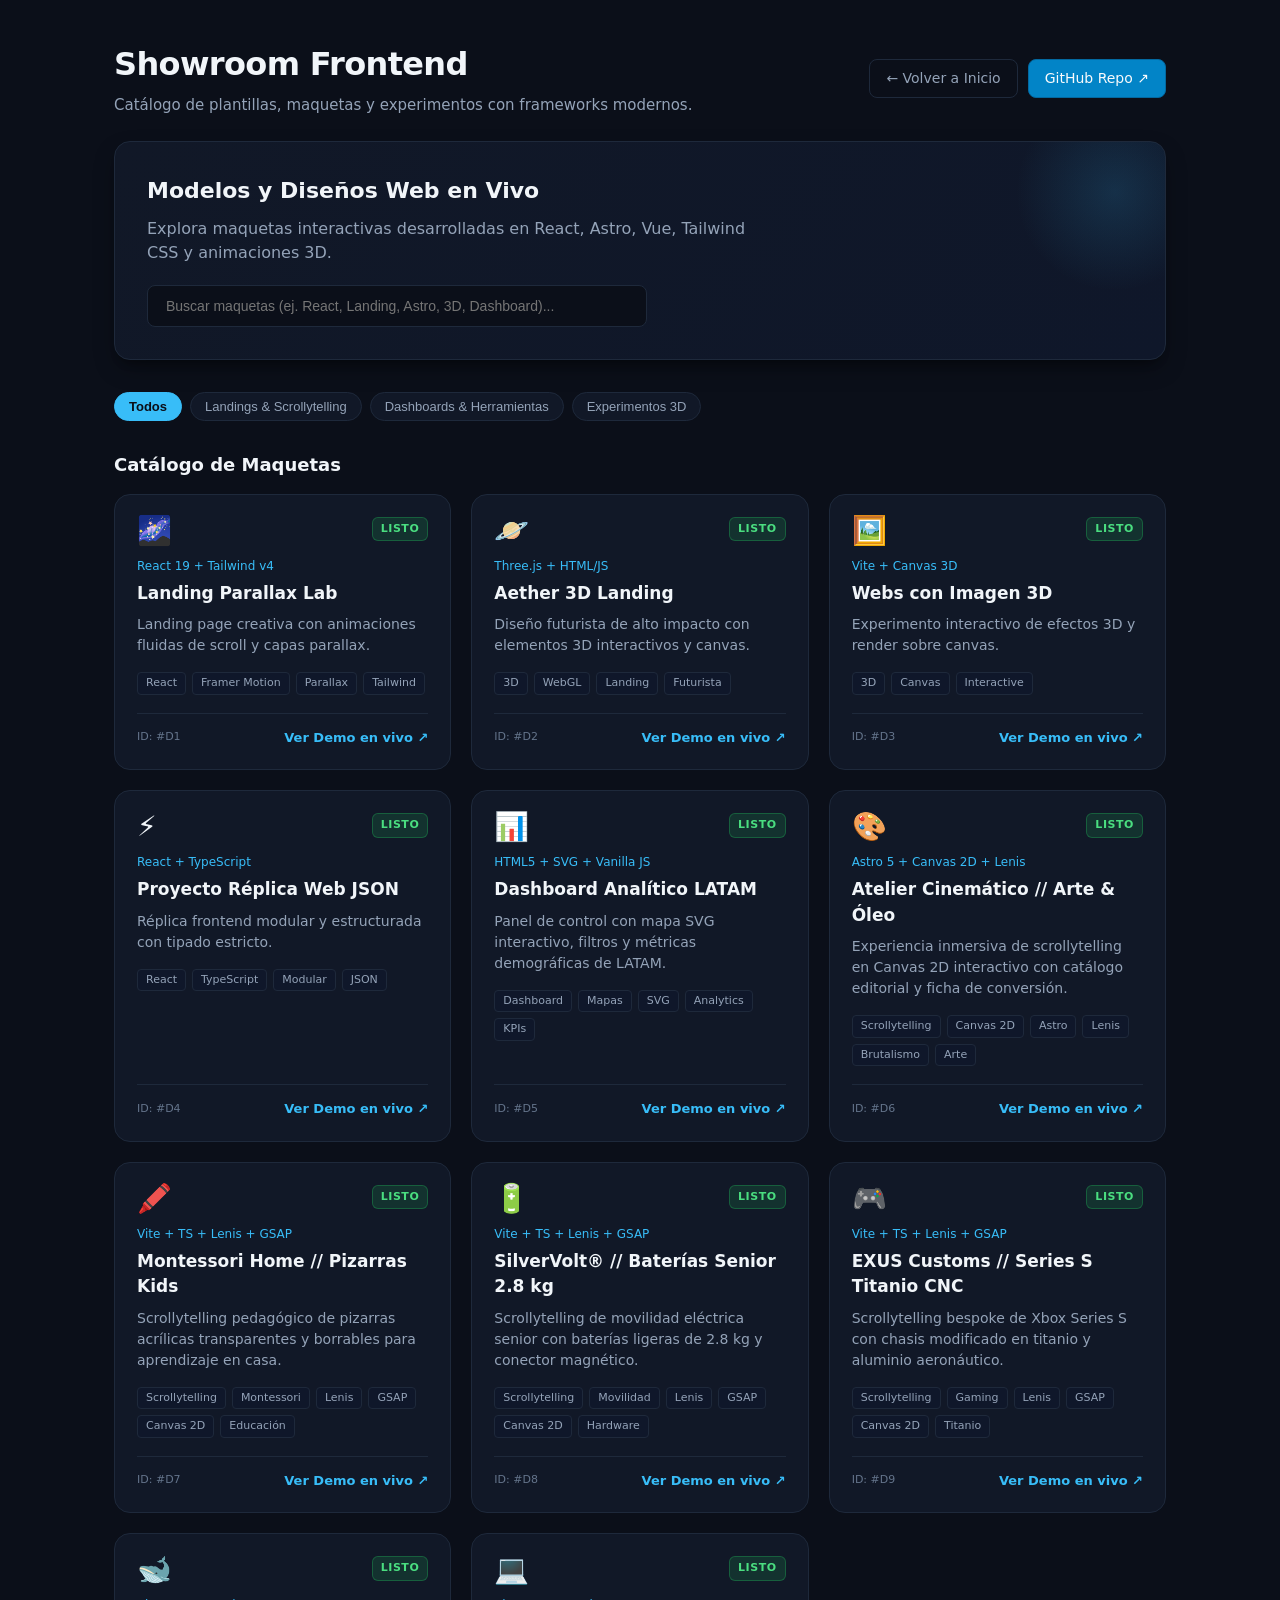
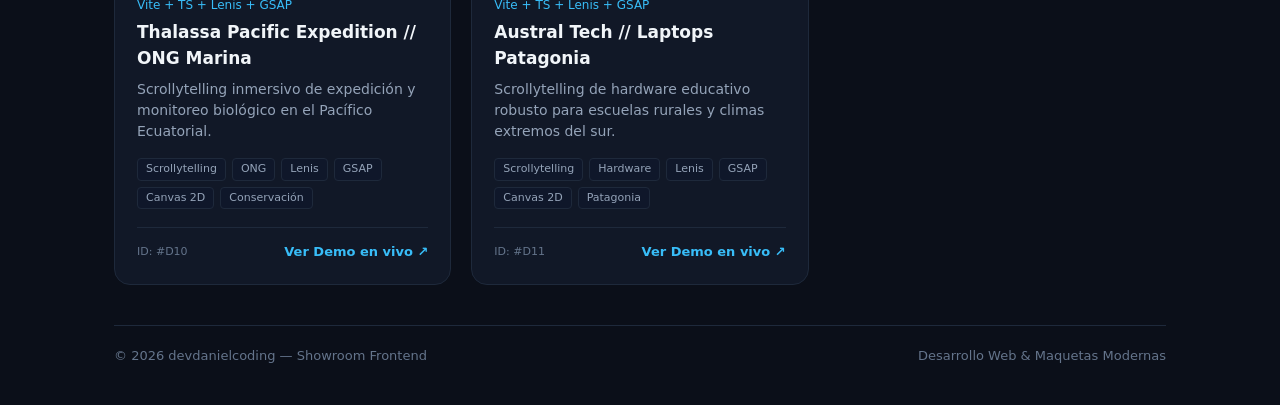
<file: index.html>
<!doctype html>
<html lang="es">
<head>
  <meta charset="utf-8" />
  <meta name="viewport" content="width=device-width, initial-scale=1" />
  <title>Frontend Demos & Showroom — devdanielcoding</title>
  <link rel="stylesheet" href="./styles.css" />
</head>
<body>
  <div class="wrap">
    <!-- Header -->
    <header>
      <div>
        <h1>Showroom Frontend</h1>
        <p class="sub">Catálogo de plantillas, maquetas y experimentos con frameworks modernos.</p>
      </div>
      <nav class="nav-actions">
        <a class="btn btn-outline" href="https://devdanielcoding.github.io/">← Volver a Inicio</a>
        <a class="btn btn-primary" href="https://github.com/devdanielcoding/web-htmls-frontend-demos" target="_blank" rel="noreferrer">GitHub Repo ↗</a>
      </nav>
    </header>

    <!-- Hero -->
    <section class="hero">
      <h2 class="hero-title">Modelos y Diseños Web en Vivo</h2>
      <p class="hero-text">
        Explora maquetas interactivas desarrolladas en React, Astro, Vue, Tailwind CSS y animaciones 3D.
      </p>
      <div class="hero-cta">
        <input class="search" id="search" placeholder="Buscar maquetas (ej. React, Landing, Astro, 3D, Dashboard)..." />
      </div>
    </section>

    <!-- Filtros de Categoría -->
    <div class="filters">
      <button class="filter-btn active" data-category="all">Todos</button>
      <button class="filter-btn" data-category="landings">Landings & Scrollytelling</button>
      <button class="filter-btn" data-category="dashboards">Dashboards & Herramientas</button>
      <button class="filter-btn" data-category="3d">Experimentos 3D</button>
    </div>

    <!-- Demos Grid -->
    <main class="section-block">
      <div class="section-head">
        <h2>Catálogo de Maquetas</h2>
      </div>
      <div class="grid" id="demos-grid"></div>
    </main>

    <!-- Footer -->
    <footer class="footer">
      <span>© <span id="year"></span> devdanielcoding — Showroom Frontend</span>
      <span>Desarrollo Web & Maquetas Modernas</span>
    </footer>
  </div>

  <script>
    document.getElementById('year').textContent = new Date().getFullYear();
  </script>
  <script type="module" src="./scripts.js"></script>
</body>
</html>
</file>
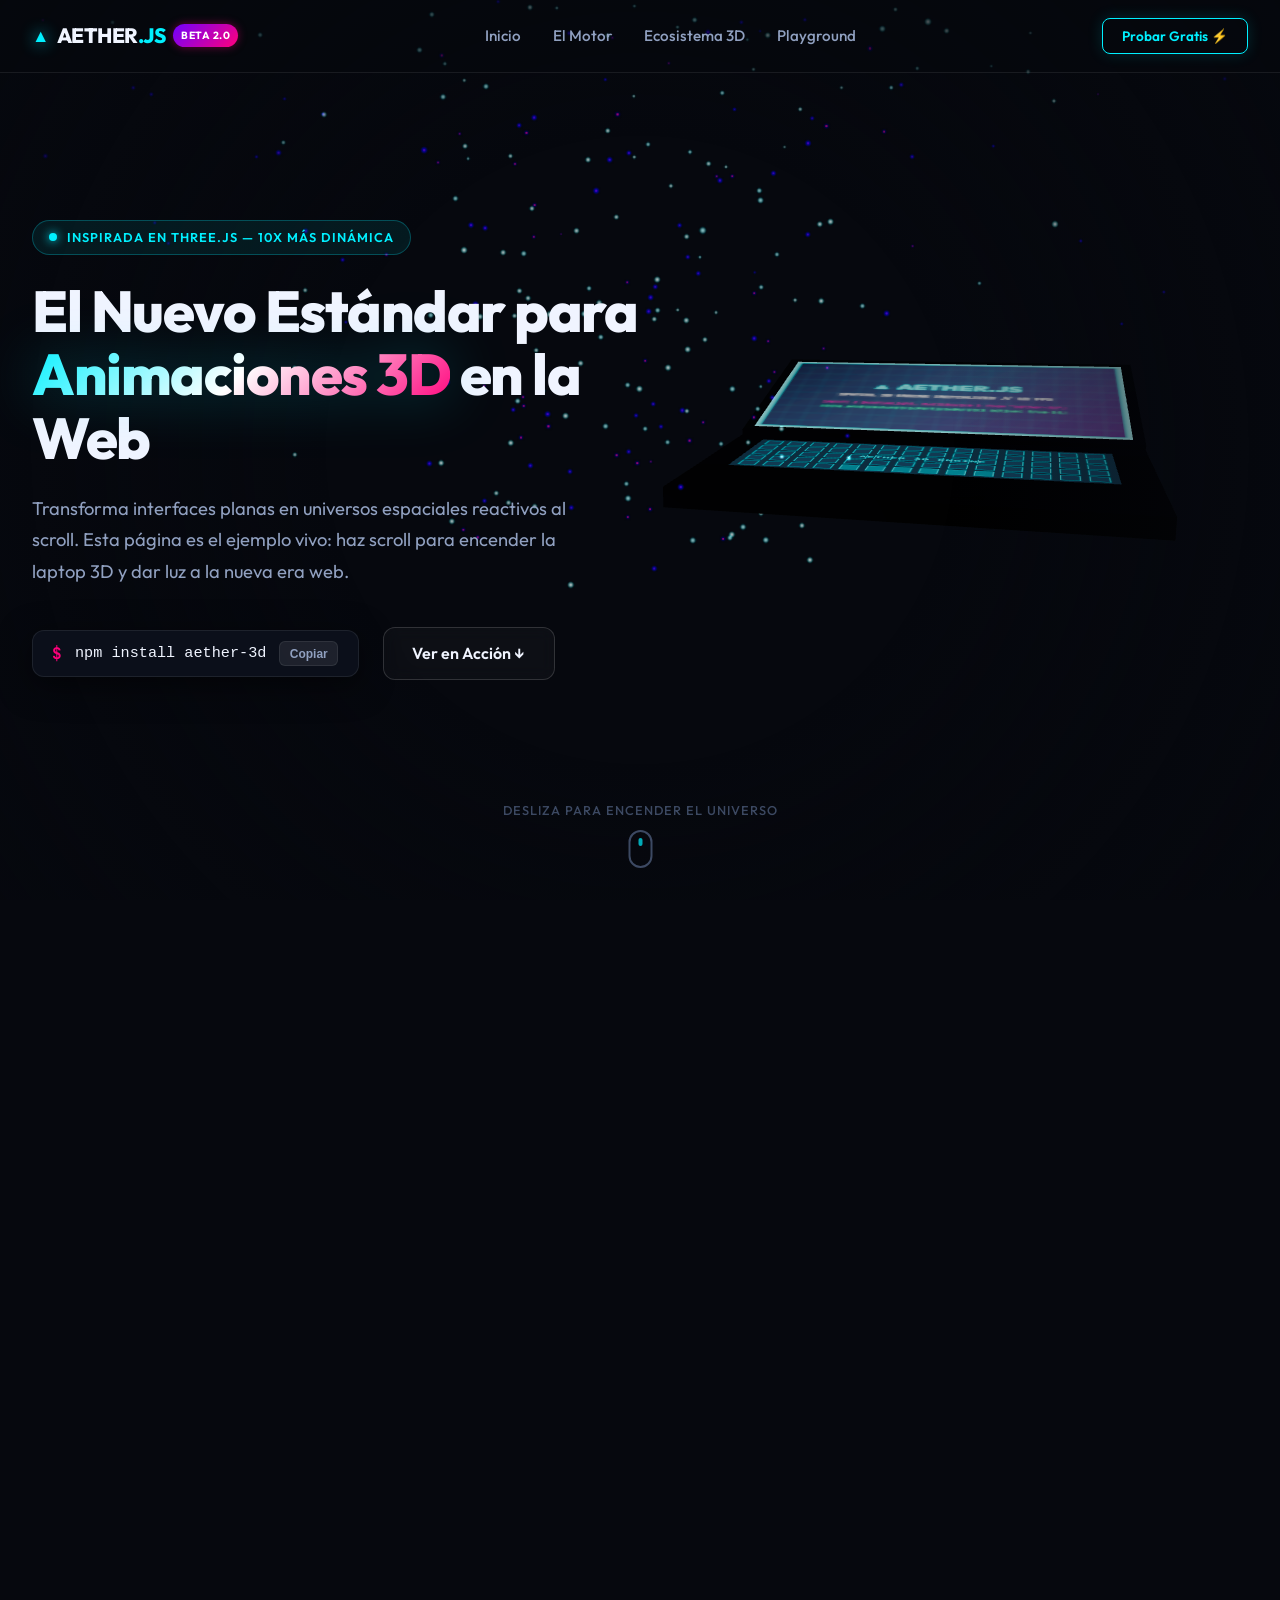
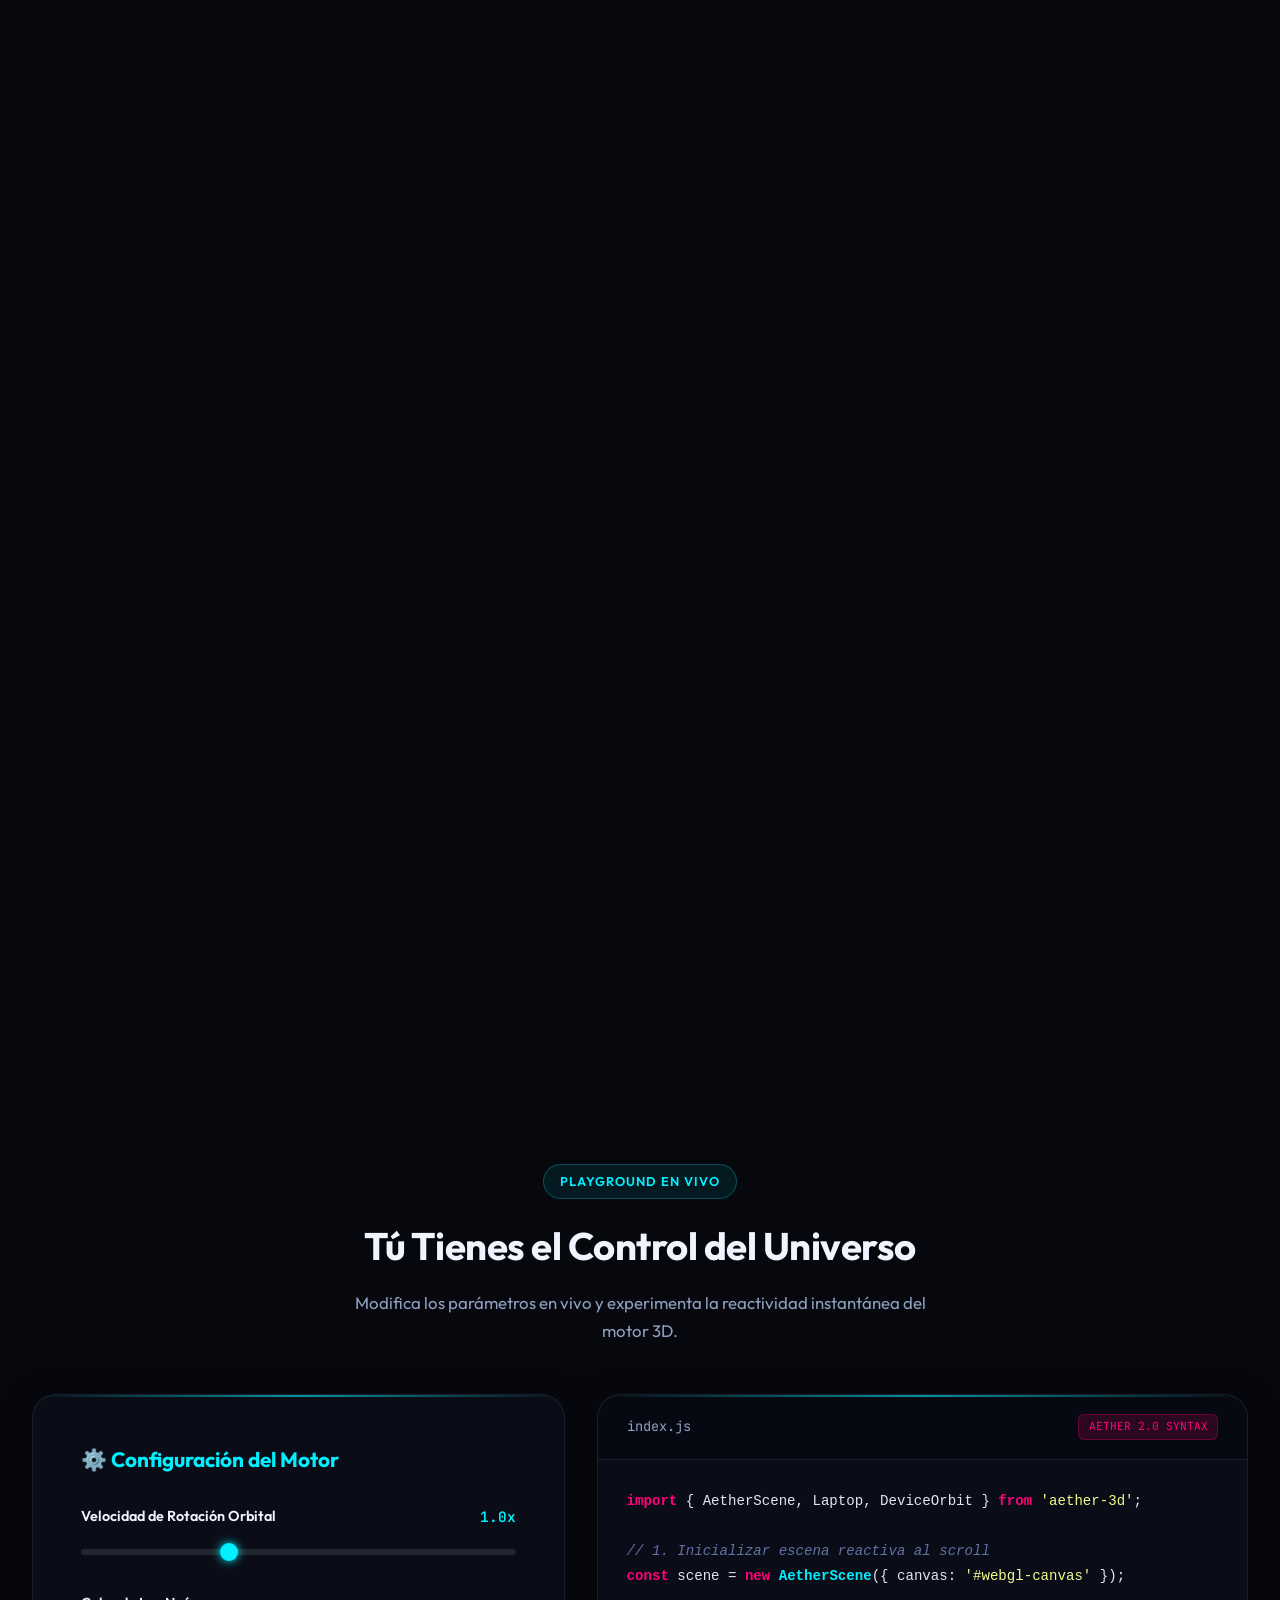
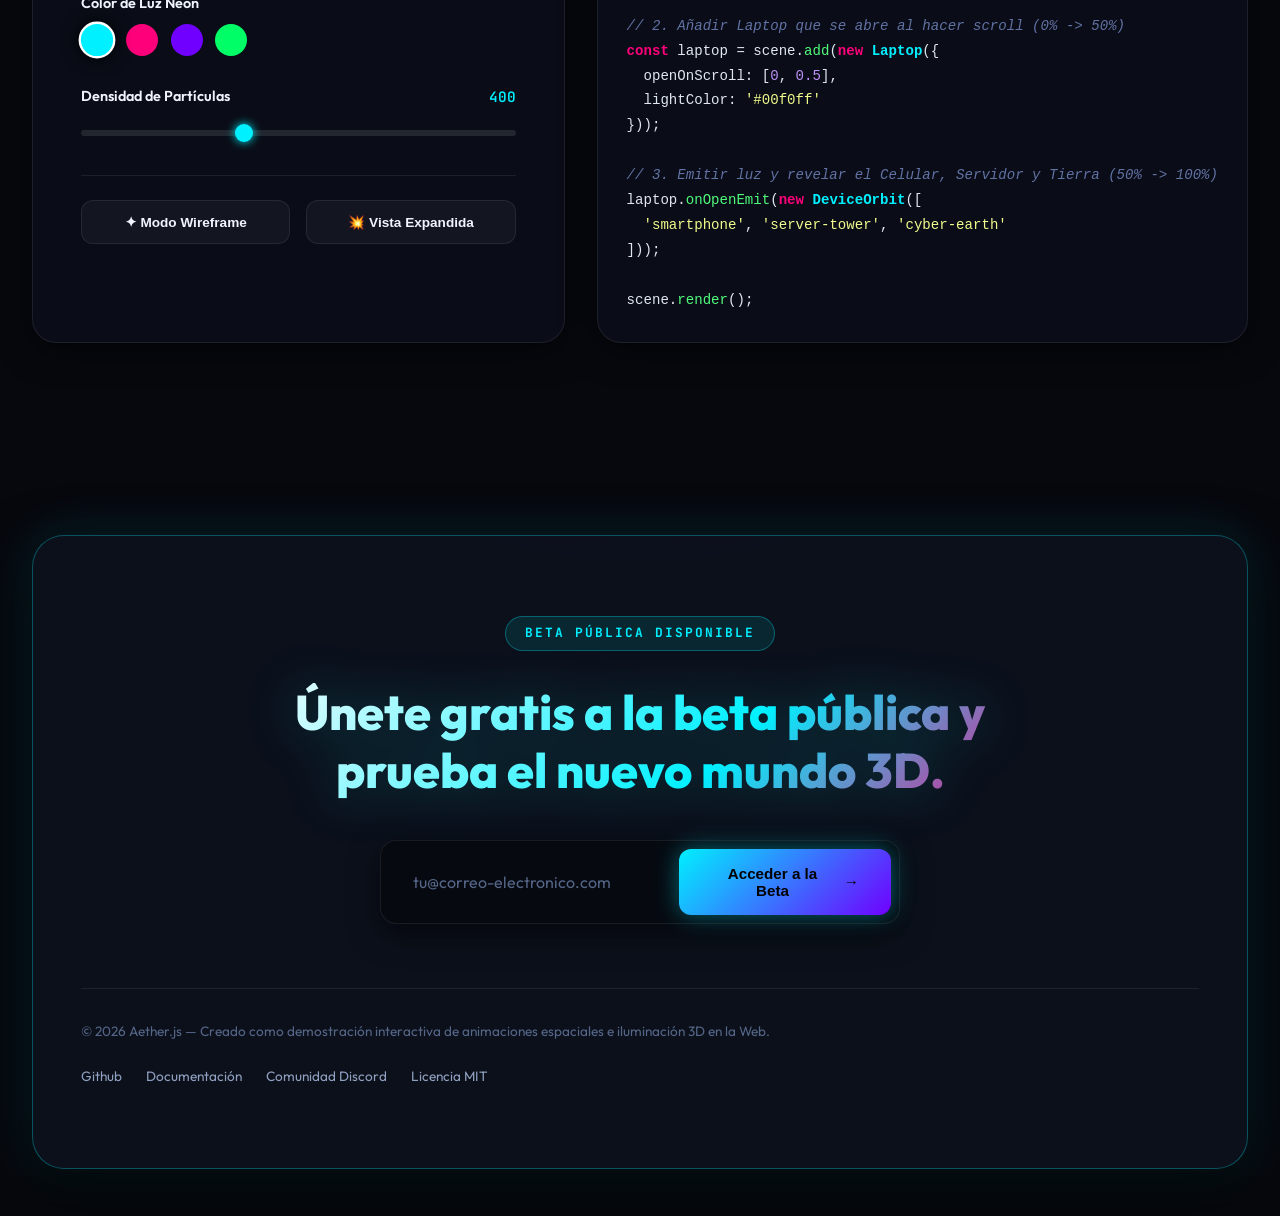
<file: aether3d-landing/index.html>
<!doctype html>
<html lang="es">
  <head>
    <meta charset="UTF-8" />
    <meta name="viewport" content="width=device-width, initial-scale=1.0" />
    <title>Aether.js | Motor 3D & Animaciones Espaciales Modernas</title>
    <meta name="description" content="Librería de JavaScript inspirada en Three.js para incluir animaciones y efectos 3D ultra modernos en cualquier página web." />
    <link rel="preconnect" href="https://fonts.googleapis.com">
    <link rel="preconnect" href="https://fonts.gstatic.com" crossorigin>
    <link href="https://fonts.googleapis.com/css2?family=JetBrains+Mono:wght@400;600&family=Outfit:wght@300;400;500;600;700;800&display=swap" rel="stylesheet">
    <script type="module" crossorigin src="./assets/index-CIsS1a_z.js"></script>
    <link rel="stylesheet" crossorigin href="./assets/index-D5PSqkBe.css">
  </head>
  <body>
    <!-- Canvas 3D de WebGL (Fondo Fijo) -->
    <canvas id="webgl-canvas"></canvas>

    <!-- Overlay de Efecto de Ruido / Viñeta -->
    <div class="vignette-overlay"></div>

    <!-- Barra de Navegación Glassmorphism -->
    <header class="navbar">
      <div class="navbar-container">
        <a href="#" class="brand-logo">
          <span class="logo-icon">▲</span>
          <span class="logo-text">AETHER<span class="logo-accent">.JS</span></span>
          <span class="badge-beta">BETA 2.0</span>
        </a>
        <nav class="nav-links">
          <a href="#hero">Inicio</a>
          <a href="#despertar">El Motor</a>
          <a href="#ecosistema">Ecosistema 3D</a>
          <a href="#playground">Playground</a>
        </nav>
        <div class="nav-actions">
          <a href="#beta-cta" class="btn-glow-sm">Probar Gratis ⚡</a>
        </div>
      </div>
    </header>

    <!-- Contenido Scroll-Driven -->
    <main id="main-content">
      
      <!-- Sección 1: Hero (0% - 25% Scroll) -->
      <section id="hero" class="scroll-section hero-section">
        <div class="section-container hero-grid">
          <div class="hero-text-content">
            <div class="tag-pill">
              <span class="pulse-dot"></span>
              <span>INSPIRADA EN THREE.JS — 10X MÁS DINÁMICA</span>
            </div>
            <h1 class="hero-title">
              El Nuevo Estándar para <span class="gradient-text">Animaciones 3D</span> en la Web
            </h1>
            <p class="hero-subtitle">
              Transforma interfaces planas en universos espaciales reactivos al scroll. 
              Esta página es el ejemplo vivo: haz scroll para encender la laptop 3D y dar luz a la nueva era web.
            </p>
            <div class="hero-cta-group">
              <div class="install-box" id="copy-install">
                <span class="prompt">$</span>
                <code class="code-text">npm install aether-3d</code>
                <button class="copy-btn" id="btn-copy" title="Copiar comando">Copiar</button>
              </div>
              <a href="#despertar" class="btn-primary-outline">Ver en Acción ↓</a>
            </div>
          </div>
          <!-- Espacio vacío a la derecha donde la Laptop 3D habita en el canvas -->
          <div class="hero-spacer"></div>
        </div>
        <div class="scroll-indicator">
          <span class="scroll-label">Desliza para encender el universo</span>
          <div class="mouse-icon"><div class="wheel"></div></div>
        </div>
      </section>

      <!-- Sección 2: Apertura y Luz Volumétrica (25% - 50% Scroll) -->
      <section id="despertar" class="scroll-section step-section">
        <div class="section-container">
          <div class="step-card glass-panel left-aligned">
            <div class="step-badge">ETAPA 01 // DESPERTAR 3D</div>
            <h2 class="section-title">Luz Volumétrica y Física Cuántica en 60 FPS</h2>
            <p class="section-desc">
              Observa cómo la laptop 3D en pantalla abre su bisagra sincronizada con tu scroll. 
              Al desplegarse, su pantalla emite haces de luz y partículas volumétricas procedurales calculadas por los shaders de <strong>Aether.js</strong> sin sacrificar el rendimiento ni el tiempo de carga.
            </p>
            <ul class="feature-list">
              <li><strong>Zero-Asset Weight:</strong> Geometrías y texturas metálicas generadas 100% mediante algoritmos en tiempo real.</li>
              <li><strong>ScrollTrigger Nativo:</strong> Sincronización milimétrica entre tu rueda de scroll y la cinemática de la cámara 3D.</li>
              <li><strong>Iluminación Dinámica:</strong> Sombra y reflejos PBR (Physically Based Rendering) que reaccionan al cursor.</li>
            </ul>
          </div>
        </div>
      </section>

      <!-- Sección 3: Ecosistema Multi-Dispositivo (50% - 80% Scroll) -->
      <section id="ecosistema" class="scroll-section step-section">
        <div class="section-container">
          <div class="step-card glass-panel right-aligned">
            <div class="step-badge">ETAPA 02 // MULTI-ESCALA</div>
            <h2 class="section-title">La Luz Revela Tres Componentes Vitales</h2>
            <p class="section-desc">
              El haz de luz emitido por la laptop da vida a un ecosistema orbital completo flotando frente a tus ojos:
            </p>
            <div class="device-grid">
              <div class="device-item" data-focus="phone">
                <div class="device-icon">📱</div>
                <h3>Celular Holográfico</h3>
                <p>Interfaces móviles y experiencias AR integradas directamente en el DOM con un solo hook.</p>
              </div>
              <div class="device-item" data-focus="server">
                <div class="device-icon">🖥️</div>
                <h3>Servidor Cloud LED</h3>
                <p>Torres de datos y nodos interactivos con cables de fibra óptica que laten y transmiten información.</p>
              </div>
              <div class="device-item" data-focus="earth">
                <div class="device-icon">🌍</div>
                <h3>Planeta Tierra 3D</h3>
                <p>Globo ciber-espacial con continentes emisivos, atmósfera brillante y satélites en rotación orbital.</p>
              </div>
            </div>
          </div>
        </div>
      </section>

      <!-- Sección 4: Playground Interactivo (80% - 95% Scroll) -->
      <section id="playground" class="scroll-section playground-section">
        <div class="section-container">
          <div class="playground-header text-center">
            <div class="tag-pill">PLAYGROUND EN VIVO</div>
            <h2 class="section-title">Tú Tienes el Control del Universo</h2>
            <p class="section-desc center-desc">
              Modifica los parámetros en vivo y experimenta la reactividad instantánea del motor 3D.
            </p>
          </div>

          <div class="playground-grid">
            <!-- Panel de Controles -->
            <div class="control-panel glass-panel">
              <h3>⚙️ Configuración del Motor</h3>
              
              <div class="control-group">
                <label for="speed-slider">Velocidad de Rotación Orbital <span id="speed-val">1.0x</span></label>
                <input type="range" id="speed-slider" min="0" max="3" step="0.1" value="1.0" />
              </div>

              <div class="control-group">
                <label>Color de Luz Neón</label>
                <div class="color-presets">
                  <button class="color-btn active" data-color="#00f0ff" style="background: #00f0ff;" title="Cyber Cyan"></button>
                  <button class="color-btn" data-color="#ff007b" style="background: #ff007b;" title="Neon Magenta"></button>
                  <button class="color-btn" data-color="#7000ff" style="background: #7000ff;" title="Quantum Purple"></button>
                  <button class="color-btn" data-color="#00ff66" style="background: #00ff66;" title="Matrix Green"></button>
                </div>
              </div>

              <div class="control-group">
                <label for="particle-slider">Densidad de Partículas <span id="particle-val">400</span></label>
                <input type="range" id="particle-slider" min="50" max="1000" step="50" value="400" />
              </div>

              <div class="control-actions">
                <button id="btn-wireframe" class="btn-toggle">✦ Modo Wireframe</button>
                <button id="btn-explode" class="btn-toggle btn-accent">💥 Vista Expandida</button>
              </div>
            </div>

            <!-- Panel de Código -->
            <div class="code-panel glass-panel">
              <div class="code-header">
                <span class="file-name">index.js</span>
                <span class="code-badge">AETHER 2.0 SYNTAX</span>
              </div>
              <pre><code class="language-js"><span class="keyword">import</span> { AetherScene, Laptop, DeviceOrbit } <span class="keyword">from</span> <span class="string">'aether-3d'</span>;

<span class="comment">// 1. Inicializar escena reactiva al scroll</span>
<span class="keyword">const</span> scene = <span class="keyword">new</span> <span class="class">AetherScene</span>({ canvas: <span class="string">'#webgl-canvas'</span> });

<span class="comment">// 2. Añadir Laptop que se abre al hacer scroll (0% -> 50%)</span>
<span class="keyword">const</span> laptop = scene.<span class="function">add</span>(<span class="keyword">new</span> <span class="class">Laptop</span>({ 
  openOnScroll: [<span class="number">0</span>, <span class="number">0.5</span>],
  lightColor: <span class="string">'#00f0ff'</span> 
}));

<span class="comment">// 3. Emitir luz y revelar el Celular, Servidor y Tierra (50% -> 100%)</span>
laptop.<span class="function">onOpenEmit</span>(<span class="keyword">new</span> <span class="class">DeviceOrbit</span>([
  <span class="string">'smartphone'</span>, <span class="string">'server-tower'</span>, <span class="string">'cyber-earth'</span>
]));

scene.<span class="function">render</span>();</code></pre>
            </div>
          </div>
        </div>
      </section>

      <!-- Sección 5: Footer CTA (100% Scroll) con Frase Exacta -->
      <footer id="beta-cta" class="footer-section">
        <div class="section-container">
          <div class="cta-banner glass-panel-glow text-center">
            <div class="cta-glow-bg"></div>
            <div class="badge-beta-lg">BETA PÚBLICA DISPONIBLE</div>
            
            <!-- FRASE EXACTA SOLICITADA POR EL USUARIO -->
            <h2 class="footer-exact-phrase">
              Únete gratis a la beta pública y prueba el nuevo mundo 3D.
            </h2>

            <form id="beta-form" class="beta-form">
              <input type="email" id="beta-email" placeholder="tu@correo-electronico.com" required />
              <button type="submit" class="btn-neon-lg">
                <span>Acceder a la Beta</span>
                <span class="arrow">→</span>
              </button>
            </form>
            <div id="form-success" class="form-success hidden">
              ✨ ¡Bienvenido a la revolución 3D! Te hemos enviado el acceso instantáneo y la clave API.
            </div>

            <div class="footer-bottom-info">
              <p>© 2026 Aether.js — Creado como demostración interactiva de animaciones espaciales e iluminación 3D en la Web.</p>
              <div class="footer-links">
                <a href="#">Github</a>
                <a href="#">Documentación</a>
                <a href="#">Comunidad Discord</a>
                <a href="#">Licencia MIT</a>
              </div>
            </div>
          </div>
        </div>
      </footer>

    </main>

  </body>
</html>
</file>
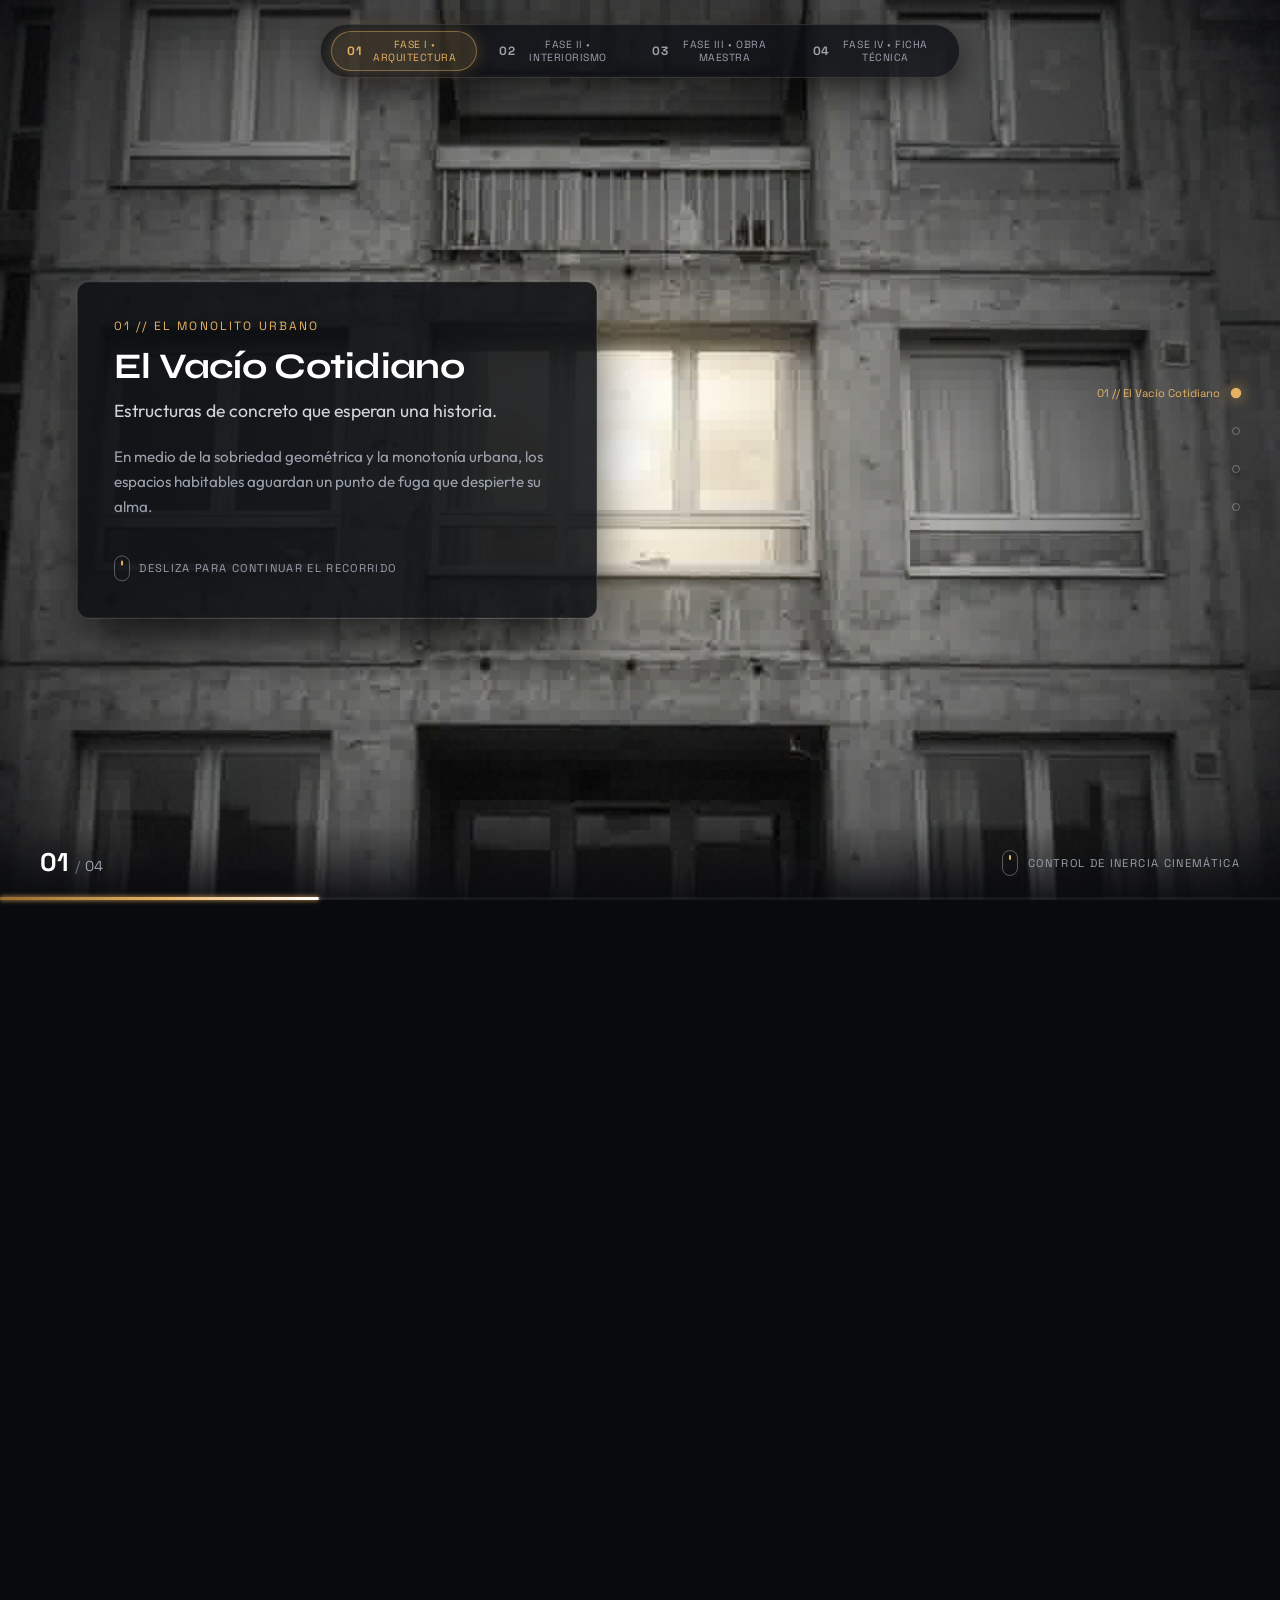
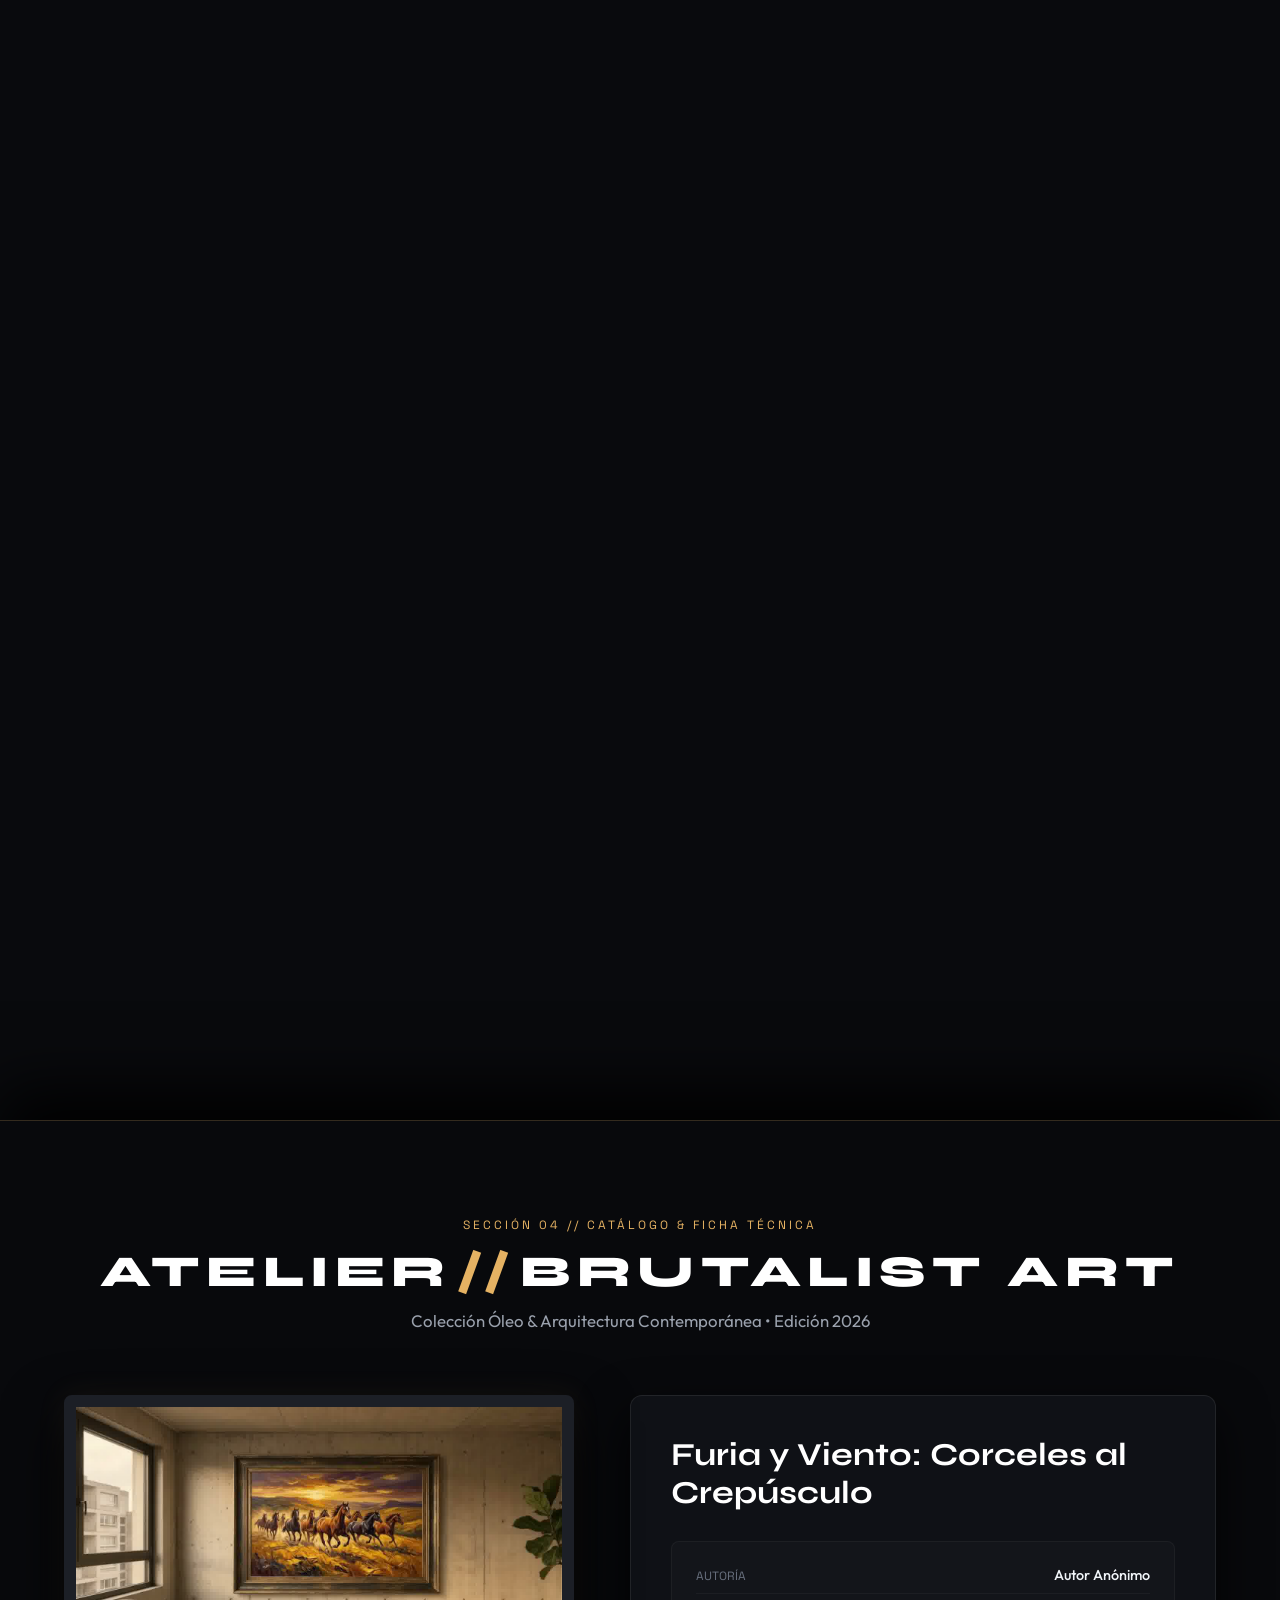
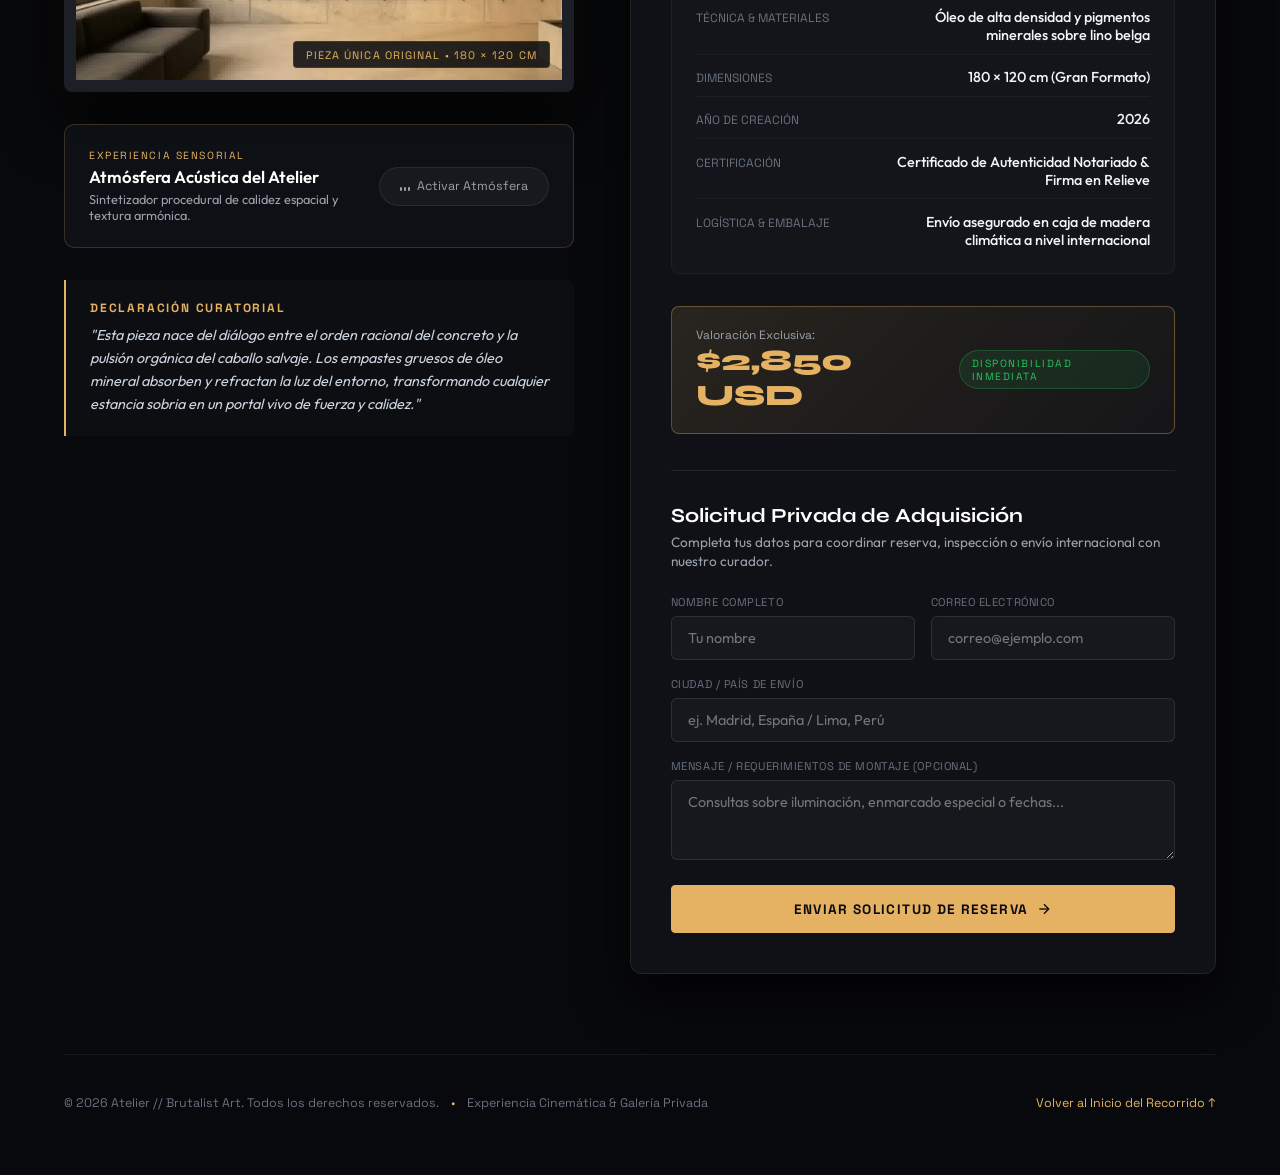
<file: cinematic-web-painting/index.html>
<!DOCTYPE html><html lang="es"><head><meta charset="UTF-8"><meta name="viewport" content="width=device-width, initial-scale=1.0"><link rel="icon" type="image/svg+xml" href="./favicon.svg"><meta name="generator" content="Astro v7.3.2"><!-- SEO & Metadata --><title>Atelier // Autor Anónimo • Experiencia Cinemática de Arte & Óleo</title><meta name="description" content="Experiencia inmersiva interactiva de scrollytelling. Descubre cómo una obra de arte al óleo transforma la monotonía arquitectónica en un espacio vivo y trascendente."><meta name="theme-color" content="#090a0d"><link rel="stylesheet" href="./assets/index.BaozvX-R.css"></head><body><!-- Preloader Screen with Real Asset Loading Telemetry --><div id="preloader"><div class="loader-brand"><span>Atelier // Autor Anónimo</span><div class="loader-brand-dot"></div></div><div class="loader-track"><div id="loader-fill" class="loader-fill"></div></div><div class="loader-stats"><span>Precargando lienzo cinemático...</span><span id="loader-text">0%</span></div></div><!-- Cinema 2D Canvas Background --><div id="canvas-stage"><canvas id="cinematic-canvas"></canvas></div><div class="cinema-vignette"></div><div class="cinema-grain"></div><!-- Pure Minimalist Header HUD (Only Phases) --><header class="header-hud header-hud-minimal"><!-- Top Center Phases Navigation (Uniform 4 Phases) --><nav class="hud-phases" aria-label="Fases del recorrido"><button class="phase-pill active" data-phase-index="0" title="Ir a FASE I • ARQUITECTURA"><span class="phase-num">01</span><span class="phase-label">FASE I • ARQUITECTURA</span></button><button class="phase-pill " data-phase-index="1" title="Ir a FASE II • INTERIORISMO"><span class="phase-num">02</span><span class="phase-label">FASE II • INTERIORISMO</span></button><button class="phase-pill " data-phase-index="2" title="Ir a FASE III • OBRA MAESTRA"><span class="phase-num">03</span><span class="phase-label">FASE III • OBRA MAESTRA</span></button><button class="phase-pill" data-phase-index="3" title="Ir a FASE IV • FICHA TÉCNICA"><span class="phase-num">04</span><span class="phase-label">FASE IV • FICHA TÉCNICA</span></button></nav></header><!-- Right Navigation Dots & Bottom Dynamic Counter --><!-- Right Navigation Dots --><nav class="scene-nav-hud" aria-label="Navegación de Escenas"><button class="scene-nav-item active" data-scene-id="1" title="Ir a Escena 01"><div class="scene-nav-dot"></div><span class="scene-nav-label">01 // El Vacío Cotidiano</span></button><button class="scene-nav-item " data-scene-id="2" title="Ir a Escena 02"><div class="scene-nav-dot"></div><span class="scene-nav-label">02 // El Lienzo en Blanco</span></button><button class="scene-nav-item " data-scene-id="3" title="Ir a Escena 03"><div class="scene-nav-dot"></div><span class="scene-nav-label">03 // El Impulso Orgánico</span></button><button class="scene-nav-item" data-scene-id="4" title="Ir a Fase 04 // Catálogo &amp; Ficha Técnica"><div class="scene-nav-dot"></div><span class="scene-nav-label">04 // Ficha Técnica & Adquisición</span></button></nav><!-- Footer HUD Counter --><footer class="footer-hud"><div class="hud-counter-box"><span id="hud-counter-curr" class="hud-counter-curr">01</span><span class="hud-counter-sep">/</span><span id="hud-counter-total" class="hud-counter-total">04</span></div><div class="hud-scroll-cue"><div class="scroll-mouse-icon"><div class="scroll-mouse-wheel"></div></div><span>Control de Inercia Cinemática</span></div></footer><!-- Global Progress Bar --><div class="global-progress-bar"><div id="global-progress-fill" class="global-progress-fill"></div></div><!-- Scrollytelling Stages 01, 02, 03 --><!-- Scroll Track spacer defining total scroll distance --><div class="scroll-track-spacer" style="height: 480vh;"></div><!-- Fixed Narrative Stage Overlay --><div class="narrative-stage-fixed"><!-- 1. Upper Floating Hook Intros (Glides up and fades on initial scroll) --><div class="scene-hooks-container"><div class="scene-hook-item active" data-hook-index="0"><span class="hook-tag">FASE I • ARQUITECTURA</span><h2 class="hook-title">Descubre la obra artística oculta tras el concreto</h2><div class="hook-cue"><svg width="18" height="18" viewBox="0 0 24 24" fill="none" stroke="var(--accent-gold)" stroke-width="2" stroke-linecap="round" stroke-linejoin="round"><line x1="12" y1="5" x2="12" y2="19"></line><polyline points="19 12 12 19 5 12"></polyline></svg><span>Desliza para adentrarte en el espacio</span></div></div><div class="scene-hook-item " data-hook-index="1"><span class="hook-tag">FASE II • INTERIORISMO</span><h2 class="hook-title">Un muro silencioso buscando trascender</h2><div class="hook-cue"><svg width="18" height="18" viewBox="0 0 24 24" fill="none" stroke="var(--accent-gold)" stroke-width="2" stroke-linecap="round" stroke-linejoin="round"><line x1="12" y1="5" x2="12" y2="19"></line><polyline points="19 12 12 19 5 12"></polyline></svg><span>La arquitectura preparándose para el arte</span></div></div><div class="scene-hook-item " data-hook-index="2"><span class="hook-tag">FASE III • OBRA MAESTRA</span><h2 class="hook-title">La revelación de la obra al óleo</h2><div class="hook-cue"><svg width="18" height="18" viewBox="0 0 24 24" fill="none" stroke="var(--accent-gold)" stroke-width="2" stroke-linecap="round" stroke-linejoin="round"><line x1="12" y1="5" x2="12" y2="19"></line><polyline points="19 12 12 19 5 12"></polyline></svg><span>Furia, textura y luz viva en tu espacio</span></div></div></div><!-- 2. Bottom Narrative Detail Cards (Emerge in place as hook glides away) --><div class="narrative-cards-wrapper"><article class="scene-content-card active " data-scene-index="0"><span class="card-tag">01 // EL MONOLITO URBANO</span><h1 class="card-title">El Vacío Cotidiano</h1><h2 class="card-subtitle">Estructuras de concreto que esperan una historia.</h2><p class="card-desc">En medio de la sobriedad geométrica y la monotonía urbana, los espacios habitables aguardan un punto de fuga que despierte su alma.</p><div class="card-actions"><div class="hud-scroll-cue" style="margin-top: 0.25rem;"><div class="scroll-mouse-icon"><div class="scroll-mouse-wheel"></div></div><span>Desliza para continuar el recorrido</span></div></div></article><article class="scene-content-card  " data-scene-index="1"><span class="card-tag">02 // EL UMBRAL DEL SILENCIO</span><h1 class="card-title">El Lienzo en Blanco</h1><h2 class="card-subtitle">La pureza minimalista buscando su centro.</h2><p class="card-desc">Líneas depuradas, concreto pulido y luz natural difusa. Un muro silencioso preparado para convertirse en el epicentro visual del hogar.</p><div class="card-actions"><div class="hud-scroll-cue" style="margin-top: 0.25rem;"><div class="scroll-mouse-icon"><div class="scroll-mouse-wheel"></div></div><span>Desliza para continuar el recorrido</span></div></div></article><article class="scene-content-card  card-masterpiece" data-scene-index="2"><span class="card-tag">03 // LA REVELACIÓN VIVA</span><h1 class="card-title">El Impulso Orgánico</h1><h2 class="card-subtitle">Óleo sobre lienzo: Corceles al Crepúsculo.</h2><p class="card-desc">La materia cobra vida: empastes de textura táctil, pigmentos minerales y una energía indómita que transforma la frialdad en un santuario artístico.</p><div class="card-actions"><button class="hud-btn hud-btn-primary" data-open-modal><span>EXPLORAR OBRA &amp; ADQUISICIÓN</span><svg width="16" height="16" viewBox="0 0 24 24" fill="none" stroke="currentColor" stroke-width="2" stroke-linecap="round" stroke-linejoin="round"><path d="M5 12h14"></path><path d="m12 5 7 7-7 7"></path></svg></button></div></article></div></div><!-- Section 04: Editorial Atelier, Technical Specs & Acquisition --><section id="seccion-ficha" class="section-ficha"><div class="ficha-container"><!-- Header Branding --><div class="ficha-header"><span class="ficha-tag">SECCIÓN 04 // CATÁLOGO & FICHA TÉCNICA</span><h2 class="ficha-brand-title"><span>ATELIER</span><span class="brand-accent">//</span><span>BRUTALIST ART</span></h2><p class="ficha-brand-subtitle">Colección Óleo & Arquitectura Contemporánea • Edición 2026</p></div><!-- Main 2-Column Showcase --><div class="ficha-grid"><!-- Left: Artwork Visual Showcase & Atmosphere --><div class="ficha-visual-col"><div class="artwork-frame-box"><img src="./escena-3/ezgif-frame-040.jpg" alt="Furia y Viento: Corceles al Crepúsculo" class="artwork-img-preview" loading="lazy"><div class="artwork-frame-tag">PIEZA ÚNICA ORIGINAL • 180 × 120 CM</div></div><!-- Atmosphere Audio Box --><div class="atmosphere-card"><div class="atmosphere-info"><span class="atmosphere-tag">EXPERIENCIA SENSORIAL</span><h4 class="atmosphere-title">Atmósfera Acústica del Atelier</h4><p class="atmosphere-desc">Sintetizador procedural de calidez espacial y textura armónica.</p></div><button id="audio-toggle-btn-section" class="audio-toggle audio-toggle-large"><div class="audio-bars"><div class="audio-bar"></div><div class="audio-bar"></div><div class="audio-bar"></div></div><span id="audio-btn-text">Activar Atmósfera</span></button></div><!-- Curatorial Statement --><div class="curatorial-box"><h4 class="curatorial-title">Declaración Curatorial</h4><p class="curatorial-text">"Esta pieza nace del diálogo entre el orden racional del concreto y la pulsión orgánica del caballo salvaje. Los empastes gruesos de óleo mineral absorben y refractan la luz del entorno, transformando cualquier estancia sobria en un portal vivo de fuerza y calidez."</p></div></div><!-- Right: Technical Specs & Acquisition Form --><div class="ficha-specs-col"><div class="specs-card"><h3 class="artwork-main-title">Furia y Viento: Corceles al Crepúsculo</h3><div class="specs-table"><div class="spec-row"><span class="spec-label">Autoría</span><span class="spec-val">Autor Anónimo</span></div><div class="spec-row"><span class="spec-label">Técnica & Materiales</span><span class="spec-val">Óleo de alta densidad y pigmentos minerales sobre lino belga</span></div><div class="spec-row"><span class="spec-label">Dimensiones</span><span class="spec-val">180 × 120 cm (Gran Formato)</span></div><div class="spec-row"><span class="spec-label">Año de Creación</span><span class="spec-val">2026</span></div><div class="spec-row"><span class="spec-label">Certificación</span><span class="spec-val">Certificado de Autenticidad Notariado &amp; Firma en Relieve</span></div><div class="spec-row"><span class="spec-label">Logística & Embalaje</span><span class="spec-val">Envío asegurado en caja de madera climática a nivel internacional</span></div></div><!-- Price Box --><div class="price-banner"><div class="price-info"><span class="price-label">Valoración Exclusiva:</span><span class="price-value">$2,850 USD</span></div><span class="price-badge">DISPONIBILIDAD INMEDIATA</span></div><!-- Acquisition / Reservation Form --><div class="acquisition-form-box"><h4 class="form-title">Solicitud Privada de Adquisición</h4><p class="form-subtitle">Completa tus datos para coordinar reserva, inspección o envío internacional con nuestro curador.</p><form id="acquisition-form" class="inquiry-form" onsubmit="event.preventDefault();"><div class="form-row"><div class="form-group"><label for="client-name">Nombre Completo</label><input type="text" id="client-name" placeholder="Tu nombre" required></div><div class="form-group"><label for="client-email">Correo Electrónico</label><input type="email" id="client-email" placeholder="correo@ejemplo.com" required></div></div><div class="form-group"><label for="client-country">Ciudad / País de Envío</label><input type="text" id="client-country" placeholder="ej. Madrid, España / Lima, Perú" required></div><div class="form-group"><label for="client-notes">Mensaje / Requerimientos de Montaje (Opcional)</label><textarea id="client-notes" rows="3" placeholder="Consultas sobre iluminación, enmarcado especial o fechas..."></textarea></div><button type="submit" id="submit-inquiry-btn" class="hud-btn hud-btn-primary form-submit-btn"><span>ENVIAR SOLICITUD DE RESERVA</span><svg width="16" height="16" viewBox="0 0 24 24" fill="none" stroke="currentColor" stroke-width="2"><line x1="5" y1="12" x2="19" y2="12"></line><polyline points="12 5 19 12 12 19"></polyline></svg></button></form></div></div></div></div><!-- Atelier Footer --><footer class="atelier-footer"><div class="footer-copy"><span>© 2026 Atelier // Brutalist Art. Todos los derechos reservados.</span><span class="footer-dot">•</span><span>Experiencia Cinemática & Galería Privada</span></div><div class="footer-links"><a href="#top" id="back-to-top-btn">Volver al Inicio del Recorrido ↑</a></div></footer></div></section><!-- Modal (Optional Quick View) & Toast --><div id="artwork-modal" class="modal-overlay" role="dialog" aria-modal="true" aria-labelledby="modal-artwork-title"><div class="modal-container"><button class="modal-close-btn" data-close-modal aria-label="Cerrar ventana"><svg width="18" height="18" viewBox="0 0 24 24" fill="none" stroke="currentColor" stroke-width="2" stroke-linecap="round" stroke-linejoin="round"><line x1="18" y1="6" x2="6" y2="18"></line><line x1="6" y1="6" x2="18" y2="18"></line></svg></button><div class="modal-header"><span class="modal-tag">COLECCIÓN PRIVADA • PIEZA 03</span><h3 id="modal-artwork-title" class="modal-title">Furia y Viento: Corceles al Crepúsculo</h3></div><div class="specs-grid"><div class="spec-item"><span class="spec-label">Autor</span><span class="spec-value">Autor Anónimo</span></div><div class="spec-item"><span class="spec-label">Técnica & Materiales</span><span class="spec-value">Óleo de alta densidad y pigmentos minerales sobre lino belga</span></div><div class="spec-item"><span class="spec-label">Dimensiones</span><span class="spec-value">180 × 120 cm (Gran Formato)</span></div><div class="spec-item"><span class="spec-label">Año de Creación</span><span class="spec-value">2026</span></div><div class="spec-item"><span class="spec-label">Autenticidad</span><span class="spec-value">Certificado de Autenticidad Notariado &amp; Firma en Relieve</span></div><div class="spec-item"><span class="spec-label">Logística & Montaje</span><span class="spec-value">Envío asegurado en caja de madera climática a nivel internacional</span></div></div><div class="modal-price-box"><div><span class="price-tag-label">Inversión Exclusiva:</span><div class="price-tag-amount">$2,850 USD</div></div><button id="buy-artwork-btn" class="hud-btn hud-btn-primary" style="padding: 0.85rem 1.8rem; font-size: 0.85rem;"><span>Reservar Obra</span><svg width="16" height="16" viewBox="0 0 24 24" fill="none" stroke="currentColor" stroke-width="2" stroke-linecap="round" stroke-linejoin="round"><polyline points="20 6 9 17 4 12"></polyline></svg></button></div></div></div><div id="toast-msg" class="toast-msg"><svg width="20" height="20" viewBox="0 0 24 24" fill="none" stroke="var(--accent-gold)" stroke-width="2"><path d="M22 11.08V12a10 10 0 1 1-5.93-9.14"></path><polyline points="22 4 12 14.01 9 11.01"></polyline></svg><span>¡Solicitud de reserva registrada! Un curador se pondrá en contacto contigo a la brevedad.</span></div><!-- Client-side Engine Initialization --><script type="module" src="./assets/index.astro_astro_type_script_index_0_lang.CYy3kdje.js"></script></body></html>
</file>
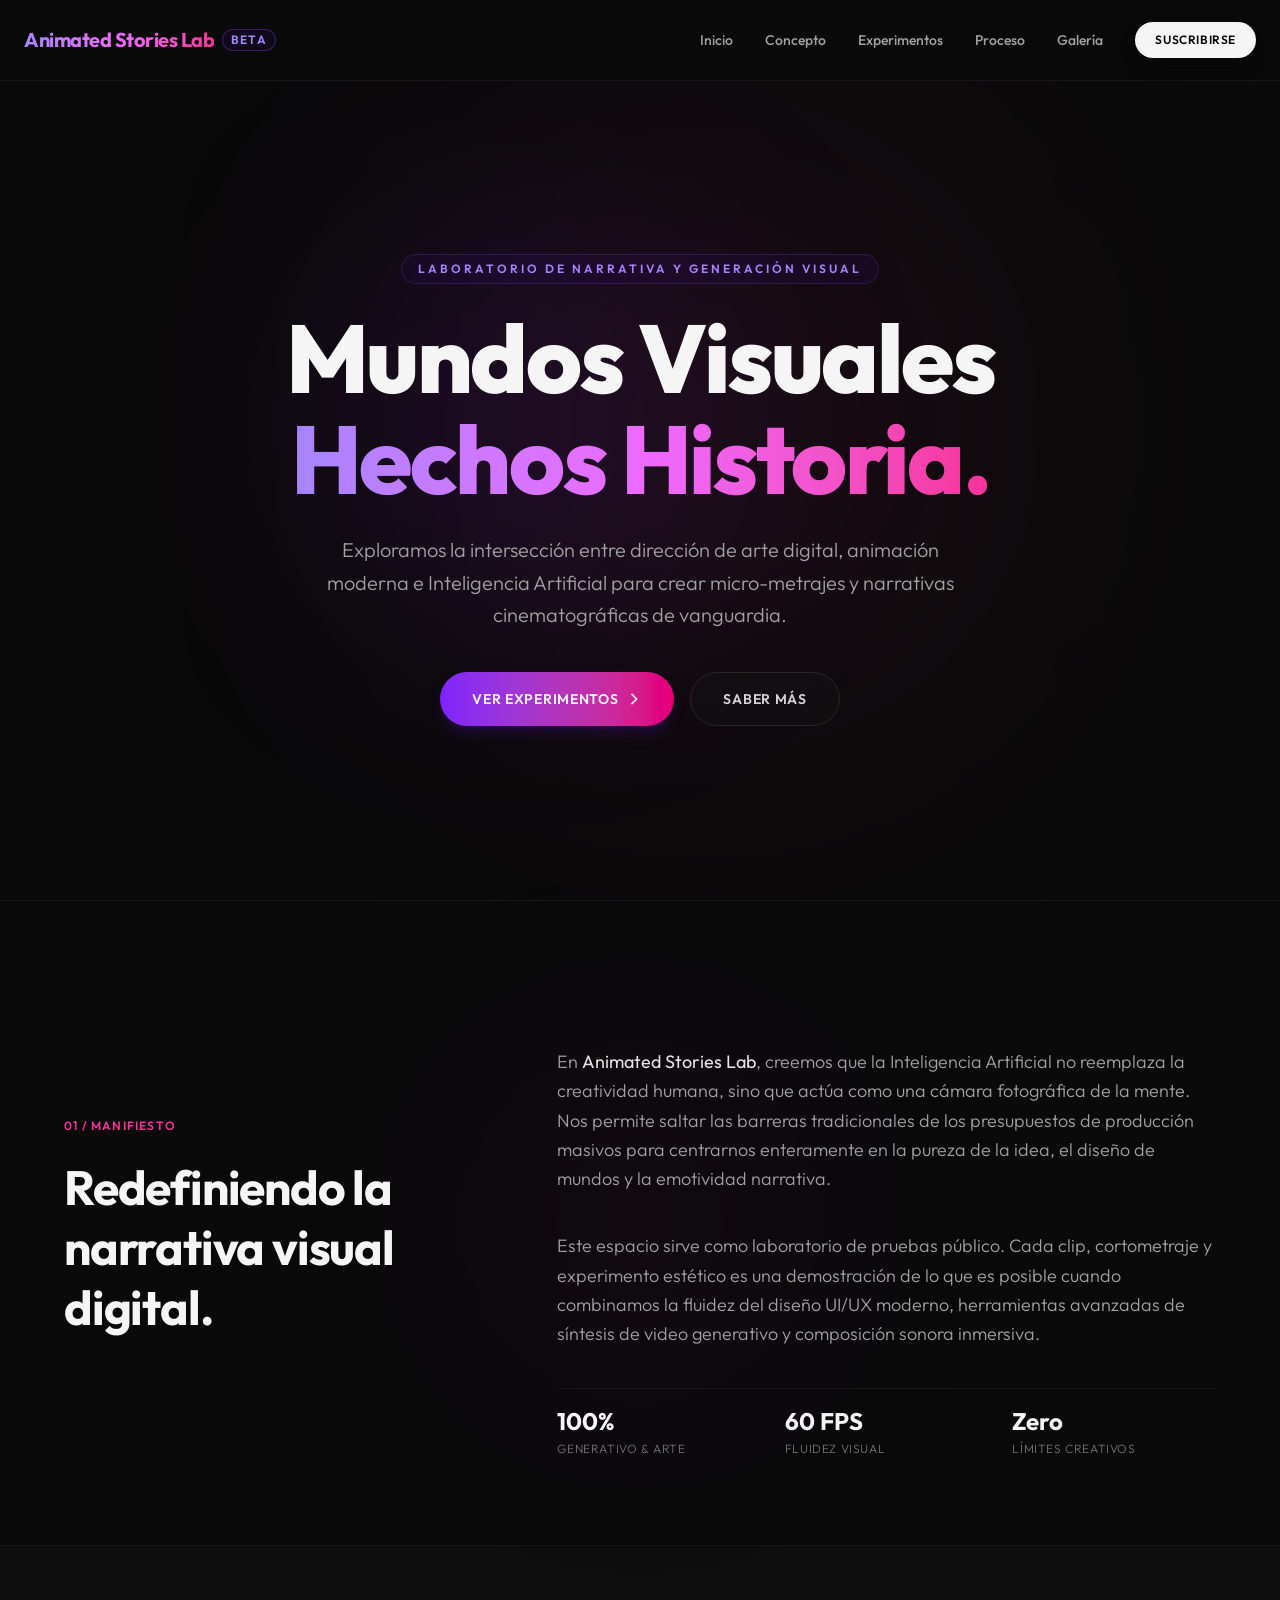
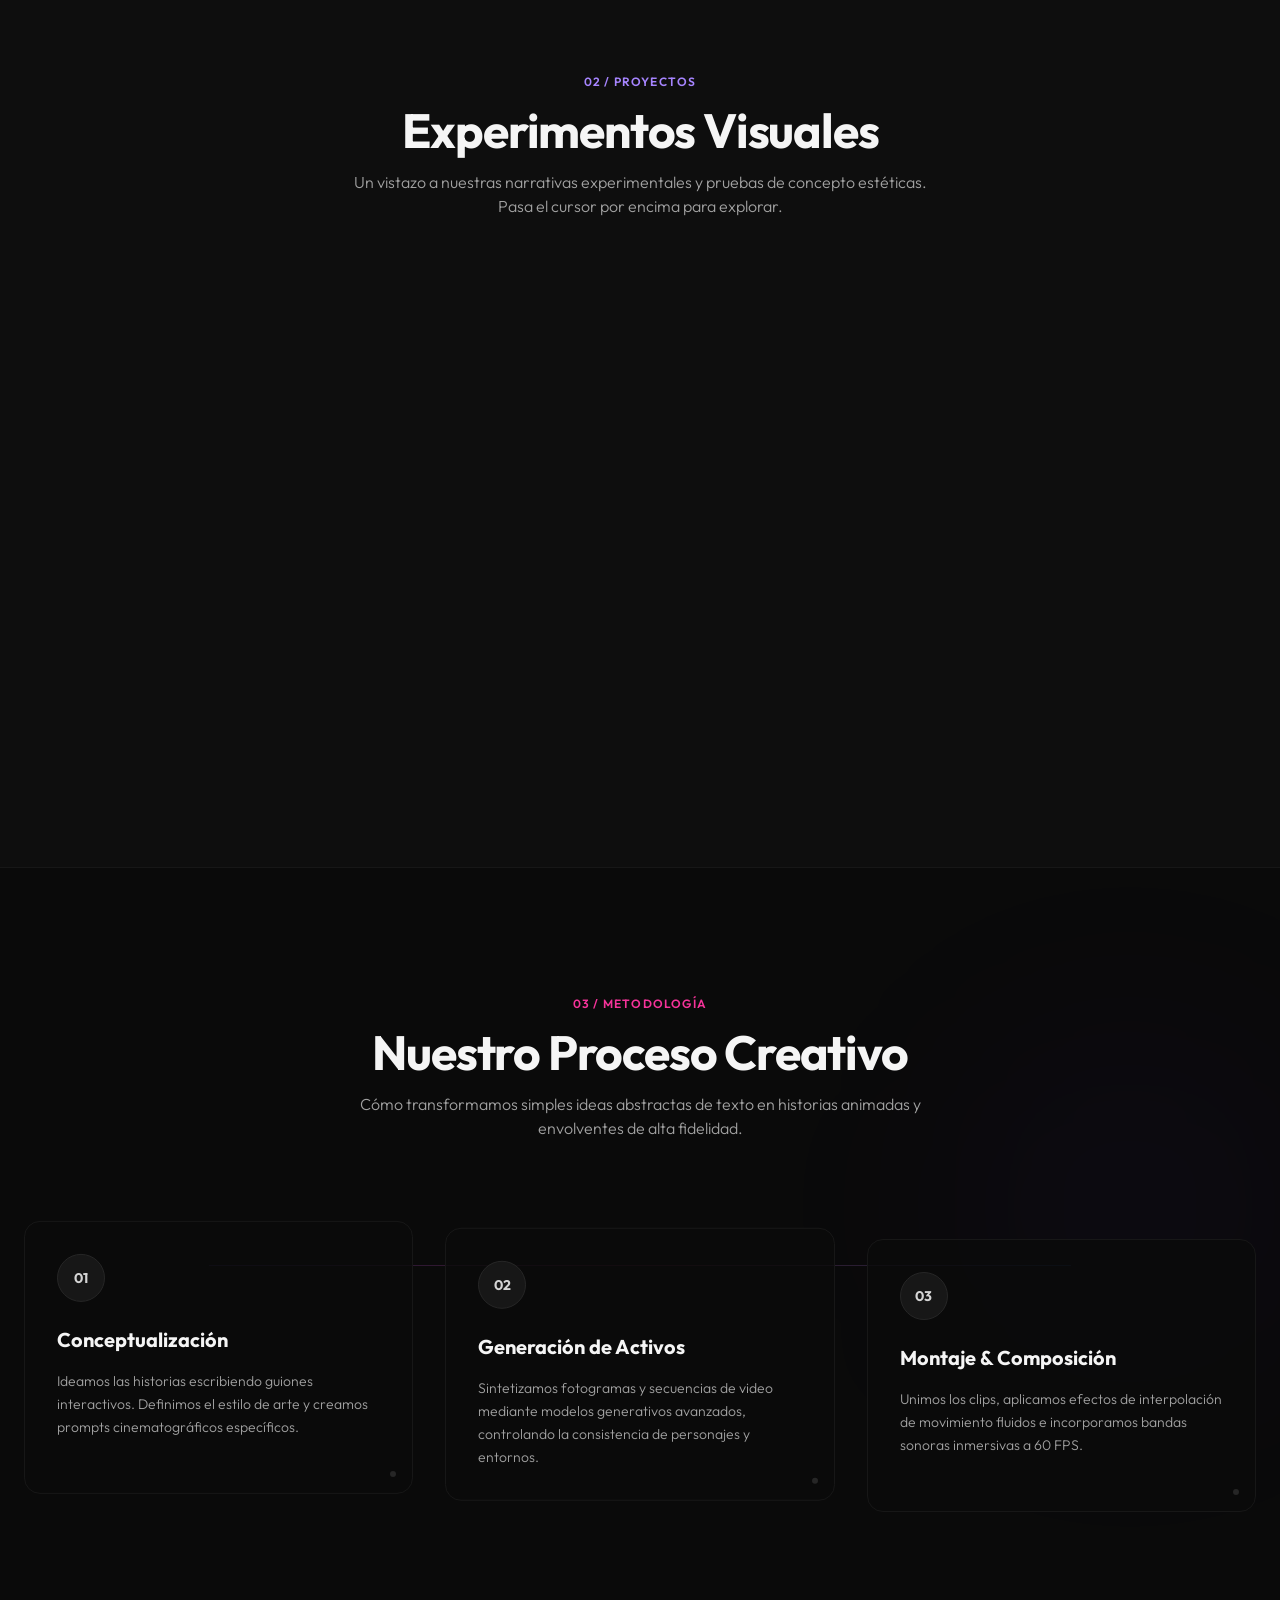
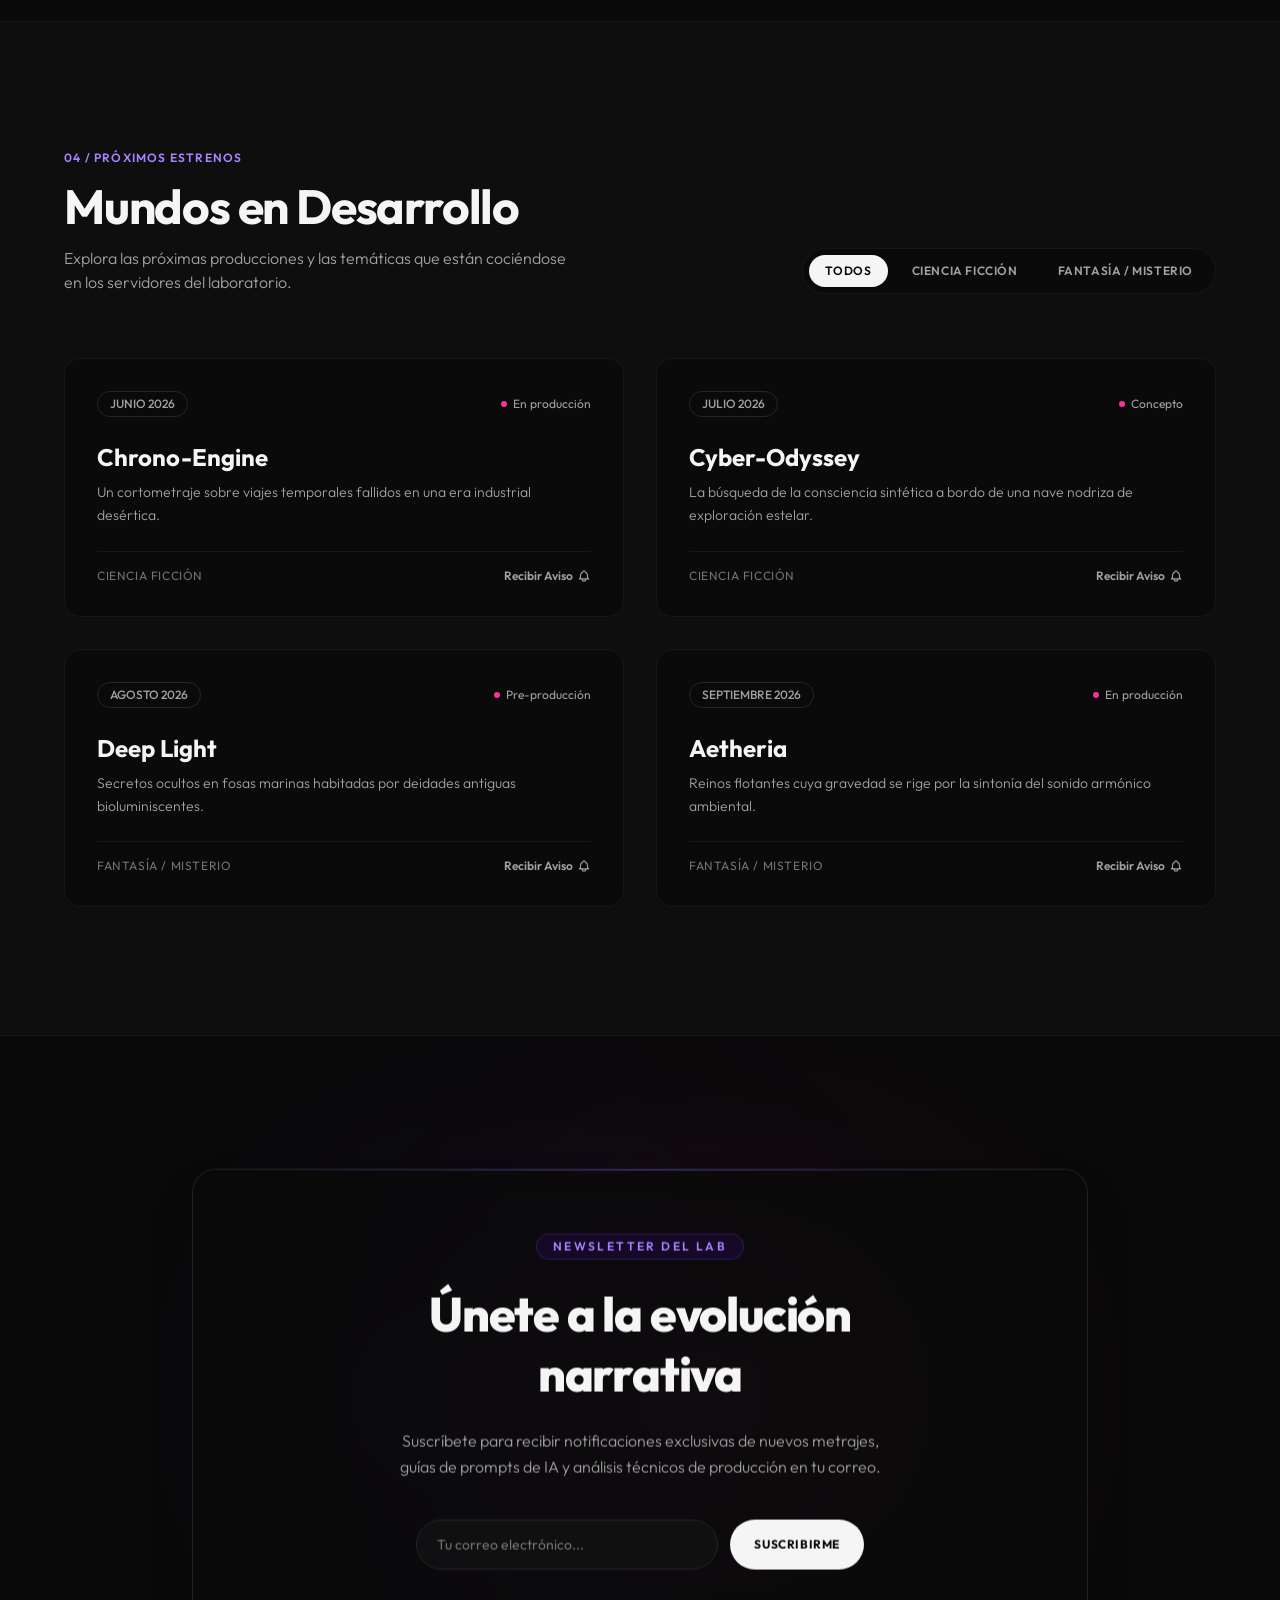
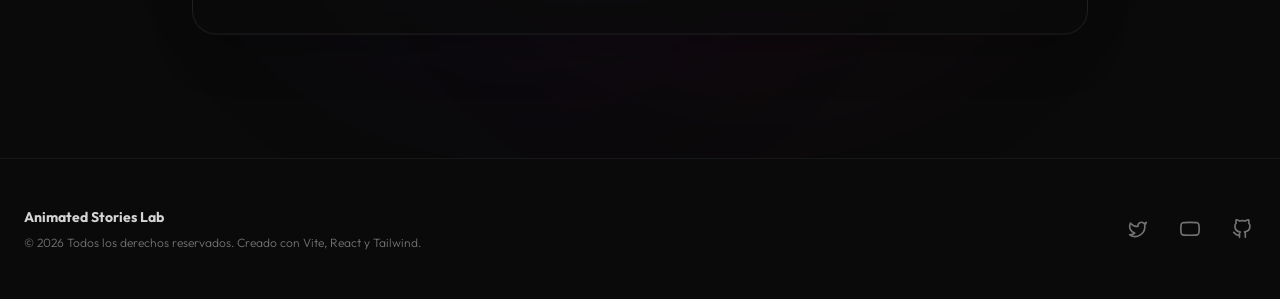
<file: landing-parallax-lab/index.html>
<!doctype html>
<html lang="es" class="scroll-smooth">
  <head>
    <meta charset="UTF-8" />
    <link rel="icon" type="image/svg+xml" href="./favicon.svg" />
    <meta name="viewport" content="width=device-width, initial-scale=1.0" />
    <meta name="description" content="Animated Stories Lab - Un laboratorio creativo de experimentos visuales, mundos narrativos e historias animadas impulsadas por Inteligencia Artificial." />
    <title>Animated Stories Lab — AI Visual Experiments</title>
    <!-- Google Fonts -->
    <link rel="preconnect" href="https://fonts.googleapis.com">
    <link rel="preconnect" href="https://fonts.gstatic.com" crossorigin>
    <link href="https://fonts.googleapis.com/css2?family=Outfit:wght@300;400;500;600;700;800&display=swap" rel="stylesheet">
    <script type="module" crossorigin src="./assets/index-Cea9YZf8.js"></script>
    <link rel="stylesheet" crossorigin href="./assets/index-lKABMEux.css">
  </head>
  <body class="bg-neutral-950 text-neutral-100 font-sans antialiased overflow-x-hidden">
    <div id="root"></div>
  </body>
</html>
</file>
<file: styles.css>
/* =========================
   🎨 Variables Globales
   ========================= */
:root {
  --bg: #0b0f19;
  --card: #111827;
  --card-hover: #172033;
  --muted: #94a3b8;
  --accent: #38bdf8;
  --accent-glow: rgba(56, 189, 248, 0.15);
  --text: #f1f5f9;
  --text-muted: #64748b;

  --border-default: #1e293b;
  --border-hover: #334155;
  --shadow-card: 0 10px 25px -5px rgba(0, 0, 0, 0.4), 0 8px 10px -6px rgba(0, 0, 0, 0.3);

  --radius: 16px;
  --radius-sm: 8px;
  --spacing: 24px;
}

/* =========================
   🧩 Reset & Base
   ========================= */
* {
  box-sizing: border-box;
}

body {
  margin: 0;
  font-family: system-ui, -apple-system, "Segoe UI", Roboto, Ubuntu, sans-serif;
  background: var(--bg);
  color: var(--text);
  line-height: 1.5;
  min-height: 100vh;
}

.wrap {
  max-width: 1100px;
  margin: 0 auto;
  padding: 40px var(--spacing);
}

.hr {
  height: 1px;
  background: var(--border-default);
  margin: 32px 0;
}

.footer {
  margin-top: 40px;
  padding-top: 20px;
  border-top: 1px solid var(--border-default);
  font-size: 13px;
  color: var(--text-muted);
  display: flex;
  justify-content: space-between;
  align-items: center;
  flex-wrap: wrap;
  gap: 12px;
}

/* =========================
   🧱 Header & Nav
   ========================= */
header {
  display: flex;
  justify-content: space-between;
  align-items: center;
  gap: 16px;
  margin-bottom: 24px;
  flex-wrap: wrap;
}

h1 {
  font-size: clamp(24px, 4vw, 32px);
  margin: 0 0 6px;
  font-weight: 800;
  letter-spacing: -0.02em;
}

p.sub {
  color: var(--muted);
  margin: 0;
  font-size: 15px;
}

.nav-actions {
  display: flex;
  gap: 10px;
}

.btn {
  display: inline-flex;
  align-items: center;
  gap: 8px;
  background: #1e293b;
  color: #f8fafc;
  padding: 8px 16px;
  border-radius: var(--radius-sm);
  text-decoration: none;
  font-size: 14px;
  font-weight: 500;
  border: 1px solid var(--border-default);
  transition: all 0.2s ease;
}

.btn:hover {
  background: #334155;
  border-color: #475569;
}

.btn-primary {
  background: #0284c7;
  border-color: #0369a1;
}

.btn-primary:hover {
  background: #0369a1;
}

.btn-outline {
  background: transparent;
  border-color: var(--border-default);
  color: var(--muted);
}

.btn-outline:hover {
  background: #1e293b;
  color: var(--text);
}

/* =========================
   🚀 Hero Section
   ========================= */
.hero {
  background: linear-gradient(135deg, #111827 0%, #0f172a 100%);
  border: 1px solid var(--border-default);
  border-radius: var(--radius);
  padding: 32px;
  margin-bottom: 32px;
  box-shadow: var(--shadow-card);
  position: relative;
  overflow: hidden;
}

.hero::after {
  content: "";
  position: absolute;
  top: -50px;
  right: -50px;
  width: 200px;
  height: 200px;
  background: radial-gradient(circle, var(--accent-glow) 0%, transparent 70%);
  pointer-events: none;
}

.hero-title {
  margin: 0 0 10px;
  font-size: 22px;
}

.hero-text {
  color: var(--muted);
  margin: 0 0 20px;
  max-width: 600px;
}

.hero-cta {
  display: flex;
  gap: 12px;
  flex-wrap: wrap;
}

.search {
  flex: 1;
  min-width: 260px;
  max-width: 500px;
  padding: 12px 18px;
  background: #0b0f19;
  border: 1px solid var(--border-default);
  border-radius: var(--radius-sm);
  color: var(--text);
  font-size: 14px;
  outline: none;
  transition: border-color 0.2s;
}

.search:focus {
  border-color: var(--accent);
}

/* =========================
   🏷️ Filtros de Categoría
   ========================= */
.filters {
  display: flex;
  gap: 8px;
  margin-bottom: 24px;
  overflow-x: auto;
  padding-bottom: 6px;
}

.filter-btn {
  background: #111827;
  border: 1px solid var(--border-default);
  color: var(--muted);
  padding: 6px 14px;
  border-radius: 20px;
  font-size: 13px;
  cursor: pointer;
  white-space: nowrap;
  transition: all 0.2s;
}

.filter-btn:hover {
  color: var(--text);
  border-color: var(--border-hover);
}

.filter-btn.active {
  background: var(--accent);
  color: #0b0f19;
  font-weight: 600;
  border-color: var(--accent);
}

/* =========================
   📦 Cards & Grid
   ========================= */
.section-head {
  display: flex;
  justify-content: space-between;
  align-items: center;
  margin-bottom: 16px;
}

.section-head h2 {
  font-size: 18px;
  margin: 0;
  font-weight: 700;
}

.grid {
  display: grid;
  grid-template-columns: repeat(auto-fill, minmax(310px, 1fr));
  gap: 20px;
}

.card-demo {
  background: var(--card);
  border: 1px solid var(--border-default);
  border-radius: var(--radius);
  padding: 22px;
  display: flex;
  flex-direction: column;
  justify-content: space-between;
  transition: transform 0.2s ease, border-color 0.2s ease, box-shadow 0.2s ease;
  position: relative;
}

.card-demo:hover {
  transform: translateY(-3px);
  border-color: var(--border-hover);
  box-shadow: 0 15px 30px -10px rgba(0, 0, 0, 0.6);
}

.card-top {
  display: flex;
  justify-content: space-between;
  align-items: flex-start;
  margin-bottom: 12px;
}

.demo-emoji {
  font-size: 28px;
  line-height: 1;
}

.badges {
  display: flex;
  gap: 6px;
}

.badge {
  font-size: 11px;
  padding: 3px 8px;
  border-radius: 6px;
  font-weight: 600;
  text-transform: uppercase;
  letter-spacing: 0.05em;
}

.badge-status-listo {
  background: rgba(34, 197, 94, 0.15);
  color: #4ade80;
  border: 1px solid rgba(34, 197, 94, 0.3);
}

.badge-status-maqueta {
  background: rgba(234, 179, 8, 0.15);
  color: #facc15;
  border: 1px solid rgba(234, 179, 8, 0.3);
}

.framework-pill {
  font-size: 12px;
  color: var(--accent);
  font-weight: 500;
  margin-bottom: 6px;
}

.card-demo h3 {
  margin: 0 0 8px;
  font-size: 17px;
  font-weight: 700;
}

.card-demo p {
  color: var(--muted);
  font-size: 14px;
  margin: 0 0 16px;
  flex: 1;
}

.tags {
  display: flex;
  flex-wrap: wrap;
  gap: 6px;
  margin-bottom: 18px;
}

.tag {
  background: #0f172a;
  border: 1px solid var(--border-default);
  color: #94a3b8;
  font-size: 11px;
  padding: 2px 8px;
  border-radius: 4px;
}

.card-footer {
  margin-top: auto;
  border-top: 1px solid var(--border-default);
  padding-top: 14px;
  display: flex;
  justify-content: space-between;
  align-items: center;
}

.demo-link {
  display: inline-flex;
  align-items: center;
  gap: 6px;
  color: #38bdf8;
  text-decoration: none;
  font-size: 13px;
  font-weight: 600;
  transition: gap 0.2s ease;
}

.demo-link:hover {
  gap: 10px;
  color: #7dd3fc;
}

.demo-link.disabled {
  color: var(--text-muted);
  cursor: not-allowed;
  pointer-events: none;
}
</file>
<file: aether3d-landing/assets/index-D5PSqkBe.css>
:root{--bg-base:#06080e;--bg-surface:#0d121ea6;--bg-card:#141c2e8c;--bg-glass:#ffffff08;--text-primary:#f0f4ff;--text-secondary:#90a0c0;--text-muted:#568;--color-cyan:#00f0ff;--color-magenta:#ff007b;--color-purple:#7000ff;--color-gold:#ffb700;--font-sans:"Outfit", -apple-system, BlinkMacSystemFont, "Segoe UI", Roboto, sans-serif;--font-mono:"JetBrains Mono", monospace;--border-glass:#ffffff14;--border-glow-cyan:#00f0ff66;--border-glow-magenta:#ff007b66;--shadow-glass:0 8px 32px 0 #00000080;--shadow-neon-cyan:0 0 25px #00f0ff40;--shadow-neon-magenta:0 0 25px #ff007b40}*{box-sizing:border-box;margin:0;padding:0}html{scroll-behavior:smooth;font-size:16px}body{background-color:var(--bg-base);color:var(--text-primary);font-family:var(--font-sans);min-height:100vh;line-height:1.6;position:relative;overflow-x:hidden}#webgl-canvas{z-index:1;pointer-events:none;width:100vw;height:100vh;position:fixed;top:0;left:0}.vignette-overlay{pointer-events:none;z-index:2;background:radial-gradient(circle,#0000 40%,#06080ecc 100%);width:100%;height:100%;position:fixed;top:0;left:0}.navbar{z-index:100;-webkit-backdrop-filter:blur(16px);border-bottom:1px solid var(--border-glass);background:#06080e66;width:100%;padding:1.2rem 2rem;transition:all .3s;position:fixed;top:0;left:0}.navbar-container{justify-content:space-between;align-items:center;max-width:1300px;margin:0 auto;display:flex}.brand-logo{color:var(--text-primary);letter-spacing:-.5px;align-items:center;gap:.5rem;font-size:1.3rem;font-weight:800;text-decoration:none;display:flex}.logo-icon{color:var(--color-cyan);filter:drop-shadow(0 0 8px var(--color-cyan));font-size:1.1rem}.logo-accent{color:var(--color-cyan)}.badge-beta{background:linear-gradient(135deg, var(--color-purple), var(--color-magenta));color:#fff;letter-spacing:.5px;border-radius:999px;padding:.2rem .5rem;font-size:.65rem;font-weight:700;box-shadow:0 0 10px #ff007b66}.nav-links{gap:2rem;display:flex}.nav-links a{color:var(--text-secondary);font-size:.95rem;font-weight:500;text-decoration:none;transition:color .2s,text-shadow .2s}.nav-links a:hover{color:var(--text-primary);text-shadow:0 0 10px #ffffff80}.btn-glow-sm{color:var(--color-cyan);border:1px solid var(--color-cyan);background:0 0;border-radius:8px;padding:.5rem 1.2rem;font-size:.85rem;font-weight:600;text-decoration:none;transition:all .3s;box-shadow:0 0 15px #00f0ff26}.btn-glow-sm:hover{background:var(--color-cyan);color:var(--bg-base);transform:translateY(-2px);box-shadow:0 0 25px #00f0ff99}#main-content{z-index:10;position:relative}.scroll-section{flex-direction:column;justify-content:center;min-height:100vh;padding:6rem 2rem;display:flex;position:relative}.section-container{width:100%;max-width:1300px;margin:0 auto}.hero-grid{grid-template-columns:1.1fr .9fr;align-items:center;gap:2rem;display:grid}.hero-text-content{pointer-events:auto}.tag-pill{color:var(--color-cyan);letter-spacing:1px;background:#00f0ff14;border:1px solid #00f0ff40;border-radius:999px;align-items:center;gap:.6rem;margin-bottom:1.5rem;padding:.4rem 1rem;font-size:.8rem;font-weight:600;display:inline-flex}.pulse-dot{background-color:var(--color-cyan);width:8px;height:8px;box-shadow:0 0 10px var(--color-cyan);border-radius:50%;animation:2s infinite pulse}@keyframes pulse{0%{opacity:.8;transform:scale(.95)}50%{opacity:1;box-shadow:0 0 18px var(--color-cyan);transform:scale(1.3)}to{opacity:.8;transform:scale(.95)}}.hero-title{letter-spacing:-1.5px;margin-bottom:1.5rem;font-size:clamp(2.5rem,4.5vw,4.2rem);font-weight:800;line-height:1.1}.gradient-text{background:linear-gradient(135deg, var(--color-cyan) 0%, #fff 50%, var(--color-magenta) 100%);-webkit-text-fill-color:transparent;filter:drop-shadow(0 0 30px #00f0ff4d);-webkit-background-clip:text}.hero-subtitle{color:var(--text-secondary);max-width:540px;margin-bottom:2.5rem;font-size:1.15rem;line-height:1.7}.hero-cta-group{flex-wrap:wrap;align-items:center;gap:1.5rem;display:flex}.install-box{border:1px solid var(--border-glass);font-family:var(--font-mono);box-shadow:var(--shadow-glass);background:#0d121ecc;border-radius:12px;align-items:center;gap:.8rem;padding:.6rem 1.2rem;display:flex}.prompt{color:var(--color-magenta);font-weight:700}.code-text{color:var(--text-primary);font-size:.95rem}.copy-btn{border:1px solid var(--border-glass);color:var(--text-secondary);cursor:pointer;background:#ffffff14;border-radius:6px;padding:.3rem .6rem;font-size:.75rem;font-weight:600;transition:all .2s}.copy-btn:hover{background:var(--color-cyan);color:var(--bg-base)}.btn-primary-outline{color:var(--text-primary);-webkit-backdrop-filter:blur(8px);backdrop-filter:blur(8px);background:#ffffff08;border:1px solid #ffffff26;border-radius:12px;justify-content:center;align-items:center;padding:.8rem 1.8rem;font-weight:600;text-decoration:none;transition:all .3s;display:inline-flex}.btn-primary-outline:hover{border-color:var(--color-cyan);transform:translateY(-2px);box-shadow:0 0 20px #00f0ff33}.scroll-indicator{opacity:.7;flex-direction:column;align-items:center;gap:.6rem;display:flex;position:absolute;bottom:2rem;left:50%;transform:translate(-50%)}.scroll-label{letter-spacing:1px;text-transform:uppercase;color:var(--text-muted);font-size:.8rem;font-weight:500}.mouse-icon{border:2px solid var(--text-muted);border-radius:14px;justify-content:center;width:24px;height:38px;padding-top:6px;display:flex;position:relative}.wheel{background-color:var(--color-cyan);border-radius:2px;width:4px;height:8px;animation:1.6s infinite scrollWheel}@keyframes scrollWheel{0%{opacity:1;transform:translateY(0)}to{opacity:0;transform:translateY(14px)}}.step-section{pointer-events:none}.glass-panel{background:var(--bg-surface);-webkit-backdrop-filter:blur(24px);border:1px solid var(--border-glass);box-shadow:var(--shadow-glass);pointer-events:auto;border-radius:24px;padding:3rem;transition:border-color .4s,box-shadow .4s;position:relative;overflow:hidden}.glass-panel:before{content:"";background:linear-gradient(90deg, transparent, var(--color-cyan), transparent);opacity:.6;width:100%;height:2px;position:absolute;top:0;left:0}.glass-panel:hover{border-color:#00f0ff4d;box-shadow:0 12px 40px #00f0ff26}.left-aligned{max-width:580px;margin-left:0}.right-aligned{max-width:640px;margin-left:auto}.step-badge{font-family:var(--font-mono);color:var(--color-cyan);letter-spacing:2px;margin-bottom:1rem;font-size:.8rem;font-weight:600}.section-title{letter-spacing:-.5px;margin-bottom:1.2rem;font-size:clamp(2rem,3vw,2.8rem);font-weight:700;line-height:1.2}.section-desc{color:var(--text-secondary);margin-bottom:2rem;font-size:1.05rem;line-height:1.7}.feature-list{flex-direction:column;gap:1rem;list-style:none;display:flex}.feature-list li{color:var(--text-secondary);padding-left:1.8rem;font-size:.95rem;position:relative}.feature-list li:before{content:"✦";color:var(--color-cyan);font-size:1rem;position:absolute;left:0}.feature-list strong{color:var(--text-primary)}.device-grid{grid-template-columns:repeat(3,1fr);gap:1.2rem;margin-top:1.5rem;display:grid}.device-item{border:1px solid var(--border-glass);text-align:center;cursor:pointer;background:#ffffff05;border-radius:16px;padding:1.5rem 1.2rem;transition:all .3s cubic-bezier(.16,1,.3,1)}.device-item:hover{border-color:var(--color-cyan);box-shadow:var(--shadow-neon-cyan);background:#00f0ff0f;transform:translateY(-6px)}.device-icon{margin-bottom:.8rem;font-size:2rem}.device-item h3{color:var(--text-primary);margin-bottom:.5rem;font-size:1.05rem;font-weight:600}.device-item p{color:var(--text-secondary);font-size:.8rem;line-height:1.5}.playground-section{padding-top:4rem}.playground-header{pointer-events:auto;margin-bottom:3rem}.text-center{text-align:center}.center-desc{max-width:600px;margin:0 auto}.playground-grid{pointer-events:auto;grid-template-columns:.9fr 1.1fr;gap:2rem;display:grid}.control-panel h3{color:var(--color-cyan);align-items:center;gap:.5rem;margin-bottom:1.8rem;font-size:1.3rem;display:flex}.control-group{margin-bottom:1.8rem}.control-group label{color:var(--text-primary);justify-content:space-between;margin-bottom:.6rem;font-size:.9rem;font-weight:600;display:flex}.control-group label span{font-family:var(--font-mono);color:var(--color-cyan)}input[type=range]{-webkit-appearance:none;background:#ffffff1a;border-radius:3px;outline:none;width:100%;height:6px}input[type=range]::-webkit-slider-thumb{-webkit-appearance:none;background:var(--color-cyan);cursor:pointer;width:18px;height:18px;box-shadow:0 0 10px var(--color-cyan);border-radius:50%;transition:transform .1s}input[type=range]::-webkit-slider-thumb:hover{transform:scale(1.2)}.color-presets{gap:.8rem;display:flex}.color-btn{cursor:pointer;border:2px solid #0000;border-radius:50%;width:32px;height:32px;transition:all .2s}.color-btn:hover,.color-btn.active{border-color:#fff;transform:scale(1.15);box-shadow:0 0 15px}.control-actions{border-top:1px solid var(--border-glass);gap:1rem;margin-top:2rem;padding-top:1.5rem;display:flex}.btn-toggle{border:1px solid var(--border-glass);color:var(--text-primary);cursor:pointer;background:#ffffff0a;border-radius:12px;flex:1;padding:.8rem;font-size:.85rem;font-weight:600;transition:all .3s}.btn-toggle:hover{border-color:var(--color-cyan);background:#00f0ff1a}.btn-toggle.active{background:var(--color-cyan);color:var(--bg-base);box-shadow:var(--shadow-neon-cyan)}.btn-accent:hover{border-color:var(--color-magenta);background:#ff007b1a}.code-panel{flex-direction:column;padding:0;display:flex}.code-header{border-bottom:1px solid var(--border-glass);background:#06080e99;justify-content:space-between;align-items:center;padding:1.2rem 1.8rem;display:flex}.file-name{font-family:var(--font-mono);color:var(--text-secondary);font-size:.85rem}.code-badge{font-family:var(--font-mono);color:var(--color-magenta);background:#ff007b26;border:1px solid #ff007b4d;border-radius:6px;padding:.2rem .6rem;font-size:.7rem}pre{font-family:var(--font-mono);color:#e0e6f0;padding:1.8rem;font-size:.88rem;line-height:1.7;overflow-x:auto}.keyword{color:var(--color-magenta);font-weight:600}.class{color:var(--color-cyan);font-weight:600}.function{color:#50fa7b}.string{color:#f1fa8c}.number{color:#bd93f9}.comment{color:#6272a4;font-style:italic}.footer-section{z-index:10;pointer-events:auto;padding:6rem 2rem 4rem;position:relative}.glass-panel-glow{-webkit-backdrop-filter:blur(30px);background:#0d121ed9;border:1px solid #00f0ff4d;border-radius:32px;padding:5rem 3rem;position:relative;overflow:hidden;box-shadow:0 20px 60px #000000b3,0 0 50px #00f0ff26}.cta-glow-bg{filter:blur(50px);z-index:-1;pointer-events:none;background:radial-gradient(circle,#00f0ff40 0%,#ff007b33 50%,#0000 80%);width:600px;height:300px;position:absolute;top:-50%;left:50%;transform:translate(-50%)}.badge-beta-lg{font-family:var(--font-mono);color:var(--color-cyan);letter-spacing:2px;background:#00f0ff1a;border:1px solid #00f0ff4d;border-radius:999px;margin-bottom:2rem;padding:.4rem 1.2rem;font-size:.8rem;font-weight:700;display:inline-block}.footer-exact-phrase{background:linear-gradient(135deg, #fff 0%, var(--color-cyan) 60%, var(--color-magenta) 100%);-webkit-text-fill-color:transparent;filter:drop-shadow(0 0 25px #00f0ff40);-webkit-background-clip:text;max-width:850px;margin:0 auto 2.5rem;font-size:clamp(2rem,3.8vw,3.3rem);font-weight:800;line-height:1.2}.beta-form{border:1px solid var(--border-glass);background:#06080ecc;border-radius:16px;gap:.8rem;max-width:520px;margin:0 auto;padding:.5rem;display:flex;box-shadow:0 10px 30px #00000080}#beta-email{color:var(--text-primary);font-size:1rem;font-family:var(--font-sans);background:0 0;border:none;outline:none;flex:1;padding:1rem 1.5rem}#beta-email::placeholder{color:var(--text-muted)}.btn-neon-lg{background:linear-gradient(135deg, var(--color-cyan), var(--color-purple));color:#000;cursor:pointer;border:none;border-radius:12px;align-items:center;gap:.6rem;padding:1rem 2rem;font-size:.95rem;font-weight:700;transition:all .3s;display:flex;box-shadow:0 0 25px #00f0ff66}.btn-neon-lg:hover{transform:scale(1.03);box-shadow:0 0 35px #00f0ffb3}.arrow{transition:transform .2s}.btn-neon-lg:hover .arrow{transform:translate(4px)}.form-success{color:#0f6;background:#00ff661a;border:1px solid #00ff664d;border-radius:12px;margin-top:1.5rem;padding:1rem;font-weight:600;animation:.4s fadeIn;display:inline-block}.hidden{display:none!important}@keyframes fadeIn{0%{opacity:0;transform:translateY(10px)}to{opacity:1;transform:translateY(0)}}.footer-bottom-info{border-top:1px solid var(--border-glass);color:var(--text-muted);flex-wrap:wrap;justify-content:space-between;align-items:center;gap:1.5rem;margin-top:4rem;padding-top:2rem;font-size:.85rem;display:flex}.footer-links{gap:1.5rem;display:flex}.footer-links a{color:var(--text-secondary);text-decoration:none;transition:color .2s}.footer-links a:hover{color:var(--color-cyan)}@media (width<=1024px){.hero-grid{text-align:center;grid-template-columns:1fr}.hero-subtitle{margin-left:auto;margin-right:auto}.hero-cta-group{justify-content:center}.left-aligned,.right-aligned{max-width:100%;margin:0 auto}.playground-grid,.device-grid{grid-template-columns:1fr}}@media (width<=640px){.navbar-container{flex-direction:column;gap:1rem}.nav-links{gap:1rem;font-size:.85rem}.glass-panel,.glass-panel-glow{padding:2rem 1.5rem}.beta-form{flex-direction:column}.btn-neon-lg{justify-content:center}}
</file>
<file: cinematic-web-painting/assets/index.BaozvX-R.css>
@import "https://fonts.googleapis.com/css2?family=Outfit:wght@300;400;500;600;700&family=Space+Grotesk:wght@400;500;600;700&family=Syne:wght@500;600;700;800&display=swap";:root{--bg-dark:#090a0d;--bg-card:#111317bf;--bg-card-border:#ffffff14;--accent-gold:#e5b263;--accent-gold-glow:#e5b26340;--text-main:#f4f5f7;--text-muted:#9aa1ad;--text-concrete:#68707e;--font-display:"Syne", sans-serif;--font-sans:"Outfit", sans-serif;--font-mono:"Space Grotesk", monospace}*,:before,:after{box-sizing:border-box;margin:0;padding:0}html{background-color:var(--bg-dark);color:var(--text-main);font-family:var(--font-sans);scrollbar-width:thin;scrollbar-color:var(--accent-gold) var(--bg-dark);overflow-x:hidden}body{background-color:var(--bg-dark);min-height:100vh;color:var(--text-main);-webkit-font-smoothing:antialiased;-moz-osx-font-smoothing:grayscale;user-select:none;overflow-x:hidden}::-webkit-scrollbar{width:6px}::-webkit-scrollbar-track{background:var(--bg-dark)}::-webkit-scrollbar-thumb{background:#252830;border-radius:3px}::-webkit-scrollbar-thumb:hover{background:var(--accent-gold)}#preloader{z-index:9999;background:#07080a;flex-direction:column;justify-content:center;align-items:center;transition:opacity .8s cubic-bezier(.16,1,.3,1),visibility .8s;display:flex;position:fixed;inset:0}#preloader.loaded{opacity:0;visibility:hidden;pointer-events:none}.loader-brand{font-family:var(--font-display);letter-spacing:.3em;text-transform:uppercase;color:#fff;align-items:center;gap:.75rem;margin-bottom:2rem;font-size:1.5rem;font-weight:800;display:flex}.loader-brand-dot{background:var(--accent-gold);width:8px;height:8px;box-shadow:0 0 15px var(--accent-gold);border-radius:50%;animation:1.5s ease-in-out infinite pulse-dot}@keyframes pulse-dot{0%,to{opacity:.5;transform:scale(.8)}50%{opacity:1;transform:scale(1.4)}}.loader-track{background:#ffffff14;border-radius:2px;width:280px;height:3px;position:relative;overflow:hidden}.loader-fill{background:linear-gradient(90deg, #b8863b, var(--accent-gold), #fff);width:0%;height:100%;box-shadow:0 0 20px var(--accent-gold);transition:width .15s ease-out}.loader-stats{width:280px;font-family:var(--font-mono);color:var(--text-muted);justify-content:space-between;margin-top:.75rem;font-size:.8rem;display:flex}#canvas-stage{z-index:1;pointer-events:none;width:100vw;height:100vh;position:fixed;inset:0}#cinematic-canvas{width:100%;height:100%;display:block}.cinema-vignette{z-index:2;pointer-events:none;background:radial-gradient(circle,#0000 40%,#05060880 85%,#040507e6 100%);position:fixed;inset:0}.cinema-grain{z-index:2;pointer-events:none;opacity:.035;background-image:url("data:image/svg+xml,%3Csvg viewBox='0 0 200 200' xmlns='http://www.w3.org/2000/svg'%3E%3Cfilter id='noiseFilter'%3E%3CfeTurbulence type='fractalNoise' baseFrequency='0.8' numOctaves='3' stitchTiles='stitch'/%3E%3C/filter%3E%3Crect width='100%25' height='100%25' filter='url(%23noiseFilter)'/%3E%3C/svg%3E");position:fixed;inset:0}.header-hud{z-index:50;pointer-events:none;justify-content:center;align-items:center;width:auto;display:flex;position:fixed;top:1.5rem;left:50%;transform:translate(-50%)}.hud-phases{-webkit-backdrop-filter:blur(20px);pointer-events:auto;background:#0d0f14cc;border:1px solid #ffffff1f;border-radius:40px;align-items:center;gap:.4rem;padding:.35rem .6rem;display:flex;box-shadow:0 10px 30px #0009,0 0 20px #e5b2630f}.phase-pill{color:var(--text-muted);font-family:var(--font-mono);letter-spacing:.08em;cursor:pointer;background:0 0;border:1px solid #0000;border-radius:20px;align-items:center;gap:.45rem;padding:.4rem .95rem;font-size:.7rem;transition:all .3s cubic-bezier(.16,1,.3,1);display:flex}.phase-pill:hover{color:var(--text-main);background:#ffffff0f}.phase-pill.active{color:var(--accent-gold);box-shadow:0 0 18px var(--accent-gold-glow);background:#e5b26329;border-color:#e5b26373}.phase-pill-cta{color:#f3ede2;border-color:#e5b26340}.phase-pill-cta:hover{border-color:var(--accent-gold);color:var(--accent-gold);background:#e5b26333}.phase-num{font-size:.75rem;font-weight:700}.phase-label{text-transform:uppercase;letter-spacing:.05em;font-size:.65rem}.hud-actions{align-items:center;gap:1.25rem;display:flex}.hud-btn{color:#fff;font-family:var(--font-mono);letter-spacing:.08em;text-transform:uppercase;cursor:pointer;backdrop-filter:blur(8px);background:#ffffff0d;border:1px solid #ffffff1f;border-radius:4px;align-items:center;gap:.5rem;padding:.5rem 1.1rem;font-size:.75rem;transition:all .3s;display:inline-flex}.hud-btn:hover{border-color:var(--accent-gold);color:var(--accent-gold);box-shadow:0 0 15px var(--accent-gold-glow);background:#e5b26326}.hud-btn-primary{background:var(--accent-gold);color:#0b0c10;border-color:var(--accent-gold);font-weight:700}.hud-btn-primary:hover{color:#000;background:#f3c782;box-shadow:0 0 25px #e5b26366}.audio-toggle{font-family:var(--font-mono);cursor:pointer;color:var(--text-muted);background:#ffffff0a;border:1px solid #ffffff14;border-radius:20px;align-items:center;gap:.4rem;padding:.4rem .8rem;font-size:.7rem;transition:all .3s;display:flex}.audio-toggle.active{color:var(--accent-gold);background:#e5b26314;border-color:#e5b26366}.audio-bars{align-items:flex-end;gap:2px;height:10px;display:flex}.audio-bar{background:currentColor;border-radius:1px;width:2px;height:4px}.audio-toggle.active .audio-bar:first-child{animation:.8s ease-in-out infinite alternate sound-wave}.audio-toggle.active .audio-bar:nth-child(2){animation:1.1s ease-in-out .2s infinite alternate sound-wave}.audio-toggle.active .audio-bar:nth-child(3){animation:.9s ease-in-out .4s infinite alternate sound-wave}@keyframes sound-wave{0%{height:3px}to{height:10px}}.scene-nav-hud{z-index:50;flex-direction:column;gap:1.5rem;display:flex;position:fixed;top:50%;right:2.5rem;transform:translateY(-50%)}.scene-nav-item{cursor:pointer;color:var(--text-concrete);font-family:var(--font-mono);background:0 0;border:none;flex-direction:row-reverse;align-items:center;gap:.75rem;font-size:.7rem;transition:all .3s;display:flex}.scene-nav-dot{background:0 0;border:1px solid #ffffff4d;border-radius:50%;width:8px;height:8px;transition:all .3s}.scene-nav-label{opacity:0;white-space:nowrap;transition:all .3s;transform:translate(10px)}.scene-nav-item:hover .scene-nav-label{opacity:1;color:var(--text-main);transform:translate(0)}.scene-nav-item.active{color:var(--accent-gold)}.scene-nav-item.active .scene-nav-dot{background:var(--accent-gold);border-color:var(--accent-gold);box-shadow:0 0 12px var(--accent-gold);transform:scale(1.3)}.scene-nav-item.active .scene-nav-label{opacity:1;color:var(--accent-gold);transform:translate(0)}.footer-hud{z-index:50;pointer-events:none;background:linear-gradient(#0000 0%,#090a0d4d 40%,#090a0dd9 100%);justify-content:space-between;align-items:center;width:100%;padding:1.5rem 2.5rem;display:flex;position:fixed;bottom:0;left:0}.hud-counter-box{font-family:var(--font-mono);align-items:baseline;gap:.35rem;display:flex}.hud-counter-curr{color:#fff;font-size:1.6rem;font-weight:700;line-height:1}.hud-counter-sep{color:var(--text-concrete);font-size:.9rem}.hud-counter-total{color:var(--text-muted);font-size:.9rem}.hud-scroll-cue{font-family:var(--font-mono);letter-spacing:.12em;color:var(--text-muted);text-transform:uppercase;align-items:center;gap:.6rem;font-size:.7rem;display:flex}.scroll-mouse-icon{border:1.5px solid #ffffff4d;border-radius:10px;width:16px;height:26px;position:relative}.scroll-mouse-wheel{background:var(--accent-gold);border-radius:1px;width:2px;height:5px;animation:1.5s ease-in-out infinite scroll-wheel;position:absolute;top:4px;left:50%;transform:translate(-50%)}@keyframes scroll-wheel{0%{opacity:0;transform:translate(-50%)}40%{opacity:1}to{opacity:0;transform:translate(-50%,10px)}}.global-progress-bar{z-index:60;background:#ffffff0d;width:100%;height:3px;position:fixed;bottom:0;left:0}.global-progress-fill{background:linear-gradient(90deg, #996c2e, var(--accent-gold), #fff);transform-origin:0;width:100%;height:100%;box-shadow:0 0 10px var(--accent-gold);transition:transform 80ms linear;transform:scaleX(0)}.scroll-track-spacer{pointer-events:none;width:100%}.narrative-stage-fixed{z-index:20;pointer-events:none;align-items:center;padding:0 6vw;display:flex;position:fixed;inset:0}.scene-hooks-container{text-align:center;pointer-events:none;z-index:25;width:90%;max-width:720px;position:absolute;top:26%;left:50%;transform:translate(-50%)}.scene-hook-item{opacity:0;pointer-events:none;flex-direction:column;align-items:center;width:100%;transition:opacity .3s ease-out,transform .3s ease-out;display:flex;position:absolute;top:0;left:0}.scene-hook-item.active{opacity:1;pointer-events:auto}.hook-tag{font-family:var(--font-mono);letter-spacing:.25em;color:var(--accent-gold);text-transform:uppercase;backdrop-filter:blur(8px);background:#e5b2631a;border:1px solid #e5b2634d;border-radius:20px;margin-bottom:.75rem;padding:.25rem .85rem;font-size:.72rem}.hook-title{font-family:var(--font-display);letter-spacing:-.01em;color:#fff;text-shadow:0 4px 30px #000000e6,0 2px 8px #000000b3;max-width:650px;margin-bottom:1rem;font-size:2.25rem;font-weight:800;line-height:1.2}.hook-cue{font-family:var(--font-mono);letter-spacing:.12em;color:var(--accent-gold);text-transform:uppercase;backdrop-filter:blur(8px);background:#090a0db3;border:1px solid #ffffff14;border-radius:20px;align-items:center;gap:.5rem;padding:.35rem .9rem;font-size:.75rem;animation:2s ease-in-out infinite float-cue;display:flex}@keyframes float-cue{0%,to{transform:translateY(0)}50%{transform:translateY(-5px)}}.narrative-cards-wrapper{align-items:center;width:100%;max-width:520px;min-height:360px;display:flex;position:relative}.scene-content-card{-webkit-backdrop-filter:blur(24px);pointer-events:none;opacity:0;visibility:hidden;background:#0d0f13e0;border:1px solid #ffffff1a;border-radius:12px;width:100%;max-width:520px;padding:2.25rem;transition:opacity .45s cubic-bezier(.16,1,.3,1),transform .45s cubic-bezier(.16,1,.3,1),visibility .45s;position:absolute;top:50%;left:0;transform:translateY(-50%)translate(-24px);box-shadow:0 30px 60px -10px #000000d9,0 0 0 1px #ffffff0d}.scene-content-card.active{opacity:1;visibility:visible;pointer-events:auto;transform:translateY(-50%)translate(0)}.card-masterpiece{border-color:#e5b2634d;box-shadow:0 30px 60px -10px #000000e6,0 0 35px #e5b2631f}.card-tag{font-family:var(--font-mono);letter-spacing:.18em;color:var(--accent-gold);text-transform:uppercase;margin-bottom:.75rem;font-size:.75rem;display:block}.card-title{font-family:var(--font-display);letter-spacing:-.02em;color:#fff;margin-bottom:.75rem;font-size:2.25rem;font-weight:700;line-height:1.15}.card-subtitle{color:#d1d5db;margin-bottom:1.25rem;font-size:1.1rem;font-weight:400;line-height:1.4}.card-desc{color:var(--text-muted);margin-bottom:2rem;font-size:.95rem;line-height:1.65}.card-actions{flex-wrap:wrap;gap:1rem;display:flex}.modal-overlay{z-index:1000;backdrop-filter:blur(16px);opacity:0;visibility:hidden;background:#040507d9;justify-content:center;align-items:center;padding:2rem;transition:all .4s cubic-bezier(.16,1,.3,1);display:flex;position:fixed;inset:0}.modal-overlay.open{opacity:1;visibility:visible}.modal-container{background:#111317;border:1px solid #e5b26340;border-radius:12px;width:100%;max-width:800px;max-height:90vh;padding:2.5rem;transition:transform .4s cubic-bezier(.16,1,.3,1);position:relative;overflow-y:auto;transform:translateY(20px)scale(.97);box-shadow:0 30px 60px #000000e6,0 0 40px #e5b2631a}.modal-overlay.open .modal-container{transform:translateY(0)scale(1)}.modal-close-btn{color:#fff;cursor:pointer;background:#ffffff0f;border:1px solid #ffffff1a;border-radius:50%;justify-content:center;align-items:center;width:36px;height:36px;transition:all .2s;display:flex;position:absolute;top:1.5rem;right:1.5rem}.modal-close-btn:hover{background:var(--accent-gold);color:#000}.modal-header{margin-bottom:2rem}.modal-tag{font-family:var(--font-mono);letter-spacing:.15em;color:var(--accent-gold);margin-bottom:.5rem;font-size:.75rem;display:block}.modal-title{font-family:var(--font-display);color:#fff;font-size:2rem;font-weight:700}.specs-grid{background:#ffffff05;border:1px solid #ffffff0d;border-radius:8px;grid-template-columns:repeat(2,1fr);gap:1.25rem;margin-bottom:2rem;padding:1.5rem;display:grid}.spec-item{flex-direction:column;gap:.3rem;display:flex}.spec-label{font-family:var(--font-mono);text-transform:uppercase;color:var(--text-concrete);font-size:.7rem}.spec-value{color:#fff;font-size:.95rem;font-weight:500}.modal-price-box{background:linear-gradient(135deg,#e5b2631a 0%,#e5b26305 100%);border:1px solid #e5b2634d;border-radius:8px;justify-content:space-between;align-items:center;margin-bottom:2rem;padding:1.5rem;display:flex}.price-tag-label{font-family:var(--font-mono);color:var(--text-muted);font-size:.75rem}.price-tag-amount{font-family:var(--font-display);color:var(--accent-gold);font-size:1.8rem;font-weight:800}.toast-msg{z-index:2000;border:1px solid var(--accent-gold);color:#fff;opacity:0;pointer-events:none;background:#181b22;border-radius:6px;align-items:center;gap:.75rem;padding:1rem 1.5rem;font-size:.9rem;transition:all .3s cubic-bezier(.16,1,.3,1);display:flex;position:fixed;bottom:2rem;right:2rem;transform:translateY(100px);box-shadow:0 10px 30px #000c}.section-ficha{z-index:30;background:#08090c;border-top:1px solid #e5b26333;padding:6rem 5vw 4rem;position:relative;box-shadow:0 -30px 60px #000000f2}.ficha-container{max-width:1200px;margin:0 auto}.ficha-header{text-align:center;margin-bottom:4rem}.ficha-tag{font-family:var(--font-mono);letter-spacing:.25em;color:var(--accent-gold);text-transform:uppercase;margin-bottom:.75rem;font-size:.75rem;display:block}.ficha-brand-title{font-family:var(--font-display);letter-spacing:.15em;color:#fff;margin-bottom:.75rem;font-size:2.75rem;font-weight:800}.brand-accent{color:var(--accent-gold);margin:0 .25rem}.ficha-brand-subtitle{color:var(--text-muted);font-size:1.05rem;font-family:var(--font-sans)}.ficha-grid{grid-template-columns:1fr 1.15fr;align-items:start;gap:3.5rem;margin-bottom:5rem;display:grid}.artwork-frame-box{background:#121419;border:12px solid #1c1f26;border-radius:8px;margin-bottom:2rem;position:relative;overflow:hidden;box-shadow:0 25px 60px #000000e6,0 0 30px #e5b26314}.artwork-img-preview{width:100%;height:auto;transition:transform .6s;display:block}.artwork-frame-box:hover .artwork-img-preview{transform:scale(1.03)}.artwork-frame-tag{font-family:var(--font-mono);color:var(--accent-gold);letter-spacing:.1em;background:#090a0dd9;border:1px solid #ffffff1a;border-radius:4px;padding:.35rem .75rem;font-size:.68rem;position:absolute;bottom:.75rem;right:.75rem}.atmosphere-card{backdrop-filter:blur(12px);background:#12141ab3;border:1px solid #e5b26333;border-radius:10px;justify-content:space-between;align-items:center;gap:1.25rem;margin-bottom:2rem;padding:1.5rem;display:flex}.atmosphere-tag{font-family:var(--font-mono);color:var(--accent-gold);letter-spacing:.15em;margin-bottom:.25rem;font-size:.65rem;display:block}.atmosphere-title{color:#fff;margin-bottom:.25rem;font-size:1.05rem;font-weight:600}.atmosphere-desc{color:var(--text-muted);font-size:.8rem}.audio-toggle-large{white-space:nowrap;flex-shrink:0;padding:.65rem 1.25rem;font-size:.78rem}.curatorial-box{border-left:2px solid var(--accent-gold);background:#ffffff05;border-radius:0 8px 8px 0;padding:1.25rem 1.5rem}.curatorial-title{font-family:var(--font-mono);letter-spacing:.15em;color:var(--accent-gold);text-transform:uppercase;margin-bottom:.5rem;font-size:.75rem}.curatorial-text{color:#cbd5e1;font-size:.9rem;font-style:italic;line-height:1.6}.specs-card{background:#0f1116;border:1px solid #ffffff14;border-radius:12px;padding:2.5rem;box-shadow:0 20px 50px #000c}.artwork-main-title{font-family:var(--font-display);color:#fff;margin-bottom:1.75rem;font-size:2rem;font-weight:700;line-height:1.2}.specs-table{background:#ffffff05;border:1px solid #ffffff0a;border-radius:8px;flex-direction:column;gap:.85rem;margin-bottom:2rem;padding:1.5rem;display:flex}.spec-row{border-bottom:1px solid #ffffff0a;justify-content:space-between;align-items:baseline;padding-bottom:.6rem;display:flex}.spec-row:last-child{border-bottom:none;padding-bottom:0}.spec-label{font-family:var(--font-mono);color:var(--text-concrete);text-transform:uppercase;font-size:.75rem}.spec-val{color:#f1f5f9;text-align:right;max-width:60%;font-size:.9rem;font-weight:500}.price-banner{background:linear-gradient(135deg,#e5b2631f 0%,#e5b26308 100%);border:1px solid #e5b26359;border-radius:8px;justify-content:space-between;align-items:center;margin-bottom:2.25rem;padding:1.25rem 1.5rem;display:flex}.price-label{font-family:var(--font-mono);color:var(--text-muted);font-size:.75rem;display:block}.price-value{font-family:var(--font-display);color:var(--accent-gold);font-size:1.85rem;font-weight:800}.price-badge{font-family:var(--font-mono);letter-spacing:.15em;color:#22c55e;background:#22c55e1a;border:1px solid #22c55e40;border-radius:20px;padding:.35rem .75rem;font-size:.65rem}.acquisition-form-box{border-top:1px solid #ffffff14;padding-top:2rem}.form-title{font-family:var(--font-display);color:#fff;margin-bottom:.35rem;font-size:1.25rem}.form-subtitle{color:var(--text-muted);margin-bottom:1.5rem;font-size:.85rem;line-height:1.4}.inquiry-form{flex-direction:column;gap:1.1rem;display:flex}.form-row{grid-template-columns:1fr 1fr;gap:1rem;display:grid}.form-group{flex-direction:column;gap:.4rem;display:flex}.form-group label{font-family:var(--font-mono);color:var(--text-concrete);text-transform:uppercase;letter-spacing:.05em;font-size:.7rem}.form-group input,.form-group textarea{color:#fff;font-family:var(--font-sans);background:#ffffff08;border:1px solid #ffffff1a;border-radius:6px;padding:.75rem 1rem;font-size:.9rem;transition:all .25s}.form-group input:focus,.form-group textarea:focus{border-color:var(--accent-gold);background:#e5b2630d;outline:none;box-shadow:0 0 15px #e5b26326}.form-submit-btn{letter-spacing:.1em;justify-content:center;width:100%;margin-top:.5rem;padding:.9rem;font-size:.85rem}.atelier-footer{font-family:var(--font-mono);color:var(--text-concrete);border-top:1px solid #ffffff0f;justify-content:space-between;align-items:center;padding-top:2.5rem;font-size:.78rem;display:flex}.footer-copy{align-items:center;gap:.75rem;display:flex}.footer-dot{color:var(--accent-gold)}.footer-links a{color:var(--accent-gold);text-decoration:none;transition:opacity .2s}.footer-links a:hover{opacity:.8}@media (width<=768px){.header-hud{background:0 0;border-bottom:none;width:95vw;max-width:480px;padding:0;top:.75rem;left:50%;transform:translate(-50%)}.hud-logo,.hud-sub,.hud-actions{display:none}.hud-phases{background:#0d0f14e6;border:1px solid #ffffff1f;border-radius:30px;justify-content:space-around;gap:.2rem;width:100%;padding:.25rem .35rem}.phase-pill{gap:.25rem;padding:.25rem .4rem;font-size:.58rem}.phase-num{font-size:.64rem}.phase-label{font-size:.52rem}.scene-nav-hud{display:none}.scene-hooks-container{width:92%;padding:0 .5rem;top:22%}.hook-title{margin-bottom:.65rem;font-size:1.45rem;line-height:1.25}.hook-tag{margin-bottom:.5rem;padding:.2rem .6rem;font-size:.58rem}.hook-cue{padding:.25rem .75rem;font-size:.65rem}.narrative-stage-fixed{justify-content:center;align-items:flex-end;padding:0 1rem 4.2rem}.narrative-cards-wrapper{width:100%;max-width:100%;min-height:180px}.scene-content-card{background:linear-gradient(#101217e6 0%,#090a0dfa 100%);border:1px solid #ffffff1f;border-radius:14px;max-width:100%;padding:1.15rem 1.25rem;inset:auto 0 0;transform:translateY(20px);box-shadow:0 -15px 35px #0009,0 20px 40px #000000f2}.scene-content-card.active{transform:translateY(0)}.card-tag{margin-bottom:.2rem;font-size:.62rem}.card-title{margin-bottom:.2rem;font-size:1.35rem;line-height:1.15}.card-subtitle{color:#cbd5e1;margin-bottom:.35rem;font-size:.82rem;line-height:1.25}.card-desc{-webkit-line-clamp:2;-webkit-box-orient:vertical;margin-bottom:.65rem;font-size:.76rem;line-height:1.35;display:-webkit-box;overflow:hidden}.card-actions{margin-top:.25rem}.card-actions .hud-btn-primary{justify-content:center;width:100%;padding:.55rem 1rem;font-size:.75rem}.footer-hud{padding:.6rem 1.25rem 1rem}.hud-counter-curr{font-size:1.25rem}.hud-scroll-cue{display:none}.specs-grid{grid-template-columns:1fr;gap:.85rem;padding:1rem}.modal-container{padding:1.5rem}.modal-title{font-size:1.45rem}.section-ficha{padding:4.5rem 1.25rem 3rem}.ficha-brand-title{letter-spacing:.1em;font-size:1.85rem}.ficha-grid{grid-template-columns:1fr;gap:2.5rem;margin-bottom:3rem}.specs-card{padding:1.5rem}.artwork-main-title{font-size:1.5rem}.form-row{grid-template-columns:1fr;gap:.85rem}.atmosphere-card{flex-direction:column;align-items:flex-start}.audio-toggle-large{justify-content:center;width:100%}.atelier-footer{text-align:center;flex-direction:column;gap:1rem}}
</file>
<file: landing-parallax-lab/assets/index-lKABMEux.css>
/*! tailwindcss v4.3.0 | MIT License | https://tailwindcss.com */
@layer properties{@supports (((-webkit-hyphens:none)) and (not (margin-trim:inline))) or ((-moz-orient:inline) and (not (color:rgb(from red r g b)))){*,:before,:after,::backdrop{--tw-translate-x:0;--tw-translate-y:0;--tw-translate-z:0;--tw-rotate-x:initial;--tw-rotate-y:initial;--tw-rotate-z:initial;--tw-skew-x:initial;--tw-skew-y:initial;--tw-border-style:solid;--tw-gradient-position:initial;--tw-gradient-from:#0000;--tw-gradient-via:#0000;--tw-gradient-to:#0000;--tw-gradient-stops:initial;--tw-gradient-via-stops:initial;--tw-gradient-from-position:0%;--tw-gradient-via-position:50%;--tw-gradient-to-position:100%;--tw-leading:initial;--tw-font-weight:initial;--tw-tracking:initial;--tw-shadow:0 0 #0000;--tw-shadow-color:initial;--tw-shadow-alpha:100%;--tw-inset-shadow:0 0 #0000;--tw-inset-shadow-color:initial;--tw-inset-shadow-alpha:100%;--tw-ring-color:initial;--tw-ring-shadow:0 0 #0000;--tw-inset-ring-color:initial;--tw-inset-ring-shadow:0 0 #0000;--tw-ring-inset:initial;--tw-ring-offset-width:0px;--tw-ring-offset-color:#fff;--tw-ring-offset-shadow:0 0 #0000;--tw-blur:initial;--tw-brightness:initial;--tw-contrast:initial;--tw-grayscale:initial;--tw-hue-rotate:initial;--tw-invert:initial;--tw-opacity:initial;--tw-saturate:initial;--tw-sepia:initial;--tw-drop-shadow:initial;--tw-drop-shadow-color:initial;--tw-drop-shadow-alpha:100%;--tw-drop-shadow-size:initial;--tw-backdrop-blur:initial;--tw-backdrop-brightness:initial;--tw-backdrop-contrast:initial;--tw-backdrop-grayscale:initial;--tw-backdrop-hue-rotate:initial;--tw-backdrop-invert:initial;--tw-backdrop-opacity:initial;--tw-backdrop-saturate:initial;--tw-backdrop-sepia:initial;--tw-duration:initial;--tw-ease:initial;--tw-scale-x:1;--tw-scale-y:1;--tw-scale-z:1}}}@layer theme{:root,:host{--font-sans:"Outfit", system-ui, -apple-system, BlinkMacSystemFont, "Segoe UI", Roboto, sans-serif;--font-mono:ui-monospace, SFMono-Regular, Menlo, Monaco, Consolas, "Liberation Mono", "Courier New", monospace;--color-blue-500:oklch(62.3% .214 259.815);--color-violet-200:oklch(89.4% .057 293.283);--color-violet-400:oklch(70.2% .183 293.541);--color-violet-500:oklch(60.6% .25 292.717);--color-violet-600:oklch(54.1% .281 293.009);--color-violet-900:oklch(38% .189 293.745);--color-violet-950:oklch(28.3% .141 291.089);--color-fuchsia-400:oklch(74% .238 322.16);--color-fuchsia-600:oklch(59.1% .293 322.896);--color-pink-500:oklch(65.6% .241 354.308);--color-pink-600:oklch(59.2% .249 .584);--color-neutral-100:oklch(97% 0 0);--color-neutral-200:oklch(92.2% 0 0);--color-neutral-300:oklch(87% 0 0);--color-neutral-400:oklch(70.8% 0 0);--color-neutral-500:oklch(55.6% 0 0);--color-neutral-700:oklch(37.1% 0 0);--color-neutral-800:oklch(26.9% 0 0);--color-neutral-900:oklch(20.5% 0 0);--color-neutral-950:oklch(14.5% 0 0);--spacing:.25rem;--container-md:28rem;--container-lg:32rem;--container-xl:36rem;--container-2xl:42rem;--container-4xl:56rem;--container-6xl:72rem;--container-7xl:80rem;--text-xs:.75rem;--text-xs--line-height:calc(1 / .75);--text-sm:.875rem;--text-sm--line-height:calc(1.25 / .875);--text-base:1rem;--text-base--line-height:calc(1.5 / 1);--text-lg:1.125rem;--text-lg--line-height:calc(1.75 / 1.125);--text-xl:1.25rem;--text-xl--line-height:calc(1.75 / 1.25);--text-2xl:1.5rem;--text-2xl--line-height:calc(2 / 1.5);--text-3xl:1.875rem;--text-3xl--line-height:calc(2.25 / 1.875);--text-5xl:3rem;--text-5xl--line-height:1;--text-8xl:6rem;--text-8xl--line-height:1;--font-weight-light:300;--font-weight-normal:400;--font-weight-medium:500;--font-weight-semibold:600;--font-weight-bold:700;--font-weight-extrabold:800;--tracking-tight:-.025em;--tracking-wider:.05em;--tracking-widest:.1em;--leading-tight:1.25;--leading-relaxed:1.625;--radius-2xl:1rem;--radius-3xl:1.5rem;--ease-out:cubic-bezier(0, 0, .2, 1);--animate-pulse:pulse 2s cubic-bezier(.4, 0, .6, 1) infinite;--blur-md:12px;--aspect-video:16 / 9;--default-transition-duration:.15s;--default-transition-timing-function:cubic-bezier(.4, 0, .2, 1);--default-font-family:var(--font-sans);--default-mono-font-family:var(--font-mono)}}@layer base{*,:after,:before,::backdrop{box-sizing:border-box;border:0 solid;margin:0;padding:0}::file-selector-button{box-sizing:border-box;border:0 solid;margin:0;padding:0}html,:host{-webkit-text-size-adjust:100%;tab-size:4;line-height:1.5;font-family:var(--default-font-family,ui-sans-serif, system-ui, sans-serif, "Apple Color Emoji", "Segoe UI Emoji", "Segoe UI Symbol", "Noto Color Emoji");font-feature-settings:var(--default-font-feature-settings,normal);font-variation-settings:var(--default-font-variation-settings,normal);-webkit-tap-highlight-color:transparent}hr{height:0;color:inherit;border-top-width:1px}abbr:where([title]){-webkit-text-decoration:underline dotted;text-decoration:underline dotted}h1,h2,h3,h4,h5,h6{font-size:inherit;font-weight:inherit}a{color:inherit;-webkit-text-decoration:inherit;-webkit-text-decoration:inherit;-webkit-text-decoration:inherit;-webkit-text-decoration:inherit;text-decoration:inherit}b,strong{font-weight:bolder}code,kbd,samp,pre{font-family:var(--default-mono-font-family,ui-monospace, SFMono-Regular, Menlo, Monaco, Consolas, "Liberation Mono", "Courier New", monospace);font-feature-settings:var(--default-mono-font-feature-settings,normal);font-variation-settings:var(--default-mono-font-variation-settings,normal);font-size:1em}small{font-size:80%}sub,sup{vertical-align:baseline;font-size:75%;line-height:0;position:relative}sub{bottom:-.25em}sup{top:-.5em}table{text-indent:0;border-color:inherit;border-collapse:collapse}:-moz-focusring{outline:auto}progress{vertical-align:baseline}summary{display:list-item}ol,ul,menu{list-style:none}img,svg,video,canvas,audio,iframe,embed,object{vertical-align:middle;display:block}img,video{max-width:100%;height:auto}button,input,select,optgroup,textarea{font:inherit;font-feature-settings:inherit;font-variation-settings:inherit;letter-spacing:inherit;color:inherit;opacity:1;background-color:#0000;border-radius:0}::file-selector-button{font:inherit;font-feature-settings:inherit;font-variation-settings:inherit;letter-spacing:inherit;color:inherit;opacity:1;background-color:#0000;border-radius:0}:where(select:is([multiple],[size])) optgroup{font-weight:bolder}:where(select:is([multiple],[size])) optgroup option{padding-inline-start:20px}::file-selector-button{margin-inline-end:4px}::placeholder{opacity:1}@supports (not ((-webkit-appearance:-apple-pay-button))) or (contain-intrinsic-size:1px){::placeholder{color:currentColor}@supports (color:color-mix(in lab, red, red)){::placeholder{color:color-mix(in oklab, currentcolor 50%, transparent)}}}textarea{resize:vertical}::-webkit-search-decoration{-webkit-appearance:none}::-webkit-date-and-time-value{min-height:1lh;text-align:inherit}::-webkit-datetime-edit{display:inline-flex}::-webkit-datetime-edit-fields-wrapper{padding:0}::-webkit-datetime-edit{padding-block:0}::-webkit-datetime-edit-year-field{padding-block:0}::-webkit-datetime-edit-month-field{padding-block:0}::-webkit-datetime-edit-day-field{padding-block:0}::-webkit-datetime-edit-hour-field{padding-block:0}::-webkit-datetime-edit-minute-field{padding-block:0}::-webkit-datetime-edit-second-field{padding-block:0}::-webkit-datetime-edit-millisecond-field{padding-block:0}::-webkit-datetime-edit-meridiem-field{padding-block:0}::-webkit-calendar-picker-indicator{line-height:1}:-moz-ui-invalid{box-shadow:none}button,input:where([type=button],[type=reset],[type=submit]){appearance:button}::file-selector-button{appearance:button}::-webkit-inner-spin-button{height:auto}::-webkit-outer-spin-button{height:auto}[hidden]:where(:not([hidden=until-found])){display:none!important}}@layer components;@layer utilities{.pointer-events-none{pointer-events:none}.visible{visibility:visible}.absolute{position:absolute}.fixed{position:fixed}.relative{position:relative}.inset-0{inset:calc(var(--spacing) * 0)}.top-0{top:calc(var(--spacing) * 0)}.top-1\/2{top:50%}.top-1\/4{top:25%}.top-4{top:calc(var(--spacing) * 4)}.top-20{top:calc(var(--spacing) * 20)}.top-\[45px\]{top:45px}.right-0{right:calc(var(--spacing) * 0)}.right-1\/4{right:25%}.right-4{right:calc(var(--spacing) * 4)}.right-\[15\%\]{right:15%}.bottom-0{bottom:calc(var(--spacing) * 0)}.bottom-1\/4{bottom:25%}.bottom-4{bottom:calc(var(--spacing) * 4)}.bottom-10{bottom:calc(var(--spacing) * 10)}.left-0{left:calc(var(--spacing) * 0)}.left-1\/2{left:50%}.left-1\/4{left:25%}.left-4{left:calc(var(--spacing) * 4)}.left-\[15\%\]{left:15%}.z-0{z-index:0}.z-10{z-index:10}.z-20{z-index:20}.z-50{z-index:50}.mx-auto{margin-inline:auto}.mt-1{margin-top:calc(var(--spacing) * 1)}.mt-2{margin-top:calc(var(--spacing) * 2)}.mt-4{margin-top:calc(var(--spacing) * 4)}.mb-16{margin-bottom:calc(var(--spacing) * 16)}.mb-20{margin-bottom:calc(var(--spacing) * 20)}.block{display:block}.flex{display:flex}.grid{display:grid}.hidden{display:none}.aspect-video{aspect-ratio:var(--aspect-video)}.h-0\.5{height:calc(var(--spacing) * .5)}.h-1\.5{height:calc(var(--spacing) * 1.5)}.h-3\.5{height:calc(var(--spacing) * 3.5)}.h-4{height:calc(var(--spacing) * 4)}.h-5{height:calc(var(--spacing) * 5)}.h-6{height:calc(var(--spacing) * 6)}.h-12{height:calc(var(--spacing) * 12)}.h-20{height:calc(var(--spacing) * 20)}.h-\[1px\]{height:1px}.h-\[300px\]{height:300px}.h-\[350px\]{height:350px}.h-\[400px\]{height:400px}.h-\[500px\]{height:500px}.h-full{height:100%}.min-h-screen{min-height:100vh}.w-0{width:calc(var(--spacing) * 0)}.w-1\.5{width:calc(var(--spacing) * 1.5)}.w-3\.5{width:calc(var(--spacing) * 3.5)}.w-4{width:calc(var(--spacing) * 4)}.w-5{width:calc(var(--spacing) * 5)}.w-6{width:calc(var(--spacing) * 6)}.w-12{width:calc(var(--spacing) * 12)}.w-\[300px\]{width:300px}.w-\[350px\]{width:350px}.w-\[400px\]{width:400px}.w-\[500px\]{width:500px}.w-fit{width:fit-content}.w-full{width:100%}.max-w-2xl{max-width:var(--container-2xl)}.max-w-4xl{max-width:var(--container-4xl)}.max-w-6xl{max-width:var(--container-6xl)}.max-w-7xl{max-width:var(--container-7xl)}.max-w-lg{max-width:var(--container-lg)}.max-w-md{max-width:var(--container-md)}.max-w-xl{max-width:var(--container-xl)}.flex-grow{flex-grow:1}.-translate-x-1{--tw-translate-x:calc(var(--spacing) * -1);translate:var(--tw-translate-x) var(--tw-translate-y)}.-translate-x-1\/2{--tw-translate-x:calc(calc(1 / 2 * 100%) * -1);translate:var(--tw-translate-x) var(--tw-translate-y)}.-translate-y-1\/2{--tw-translate-y:calc(calc(1 / 2 * 100%) * -1);translate:var(--tw-translate-x) var(--tw-translate-y)}.transform{transform:var(--tw-rotate-x,) var(--tw-rotate-y,) var(--tw-rotate-z,) var(--tw-skew-x,) var(--tw-skew-y,)}.animate-pulse{animation:var(--animate-pulse)}.grid-cols-1{grid-template-columns:repeat(1,minmax(0,1fr))}.grid-cols-2{grid-template-columns:repeat(2,minmax(0,1fr))}.flex-col{flex-direction:column}.items-center{align-items:center}.items-start{align-items:flex-start}.justify-between{justify-content:space-between}.justify-center{justify-content:center}.gap-1{gap:calc(var(--spacing) * 1)}.gap-1\.5{gap:calc(var(--spacing) * 1.5)}.gap-2{gap:calc(var(--spacing) * 2)}.gap-3{gap:calc(var(--spacing) * 3)}.gap-4{gap:calc(var(--spacing) * 4)}.gap-5{gap:calc(var(--spacing) * 5)}.gap-6{gap:calc(var(--spacing) * 6)}.gap-8{gap:calc(var(--spacing) * 8)}.gap-12{gap:calc(var(--spacing) * 12)}.self-start{align-self:flex-start}.overflow-hidden{overflow:hidden}.overflow-x-hidden{overflow-x:hidden}.scroll-smooth{scroll-behavior:smooth}.rounded-2xl{border-radius:var(--radius-2xl)}.rounded-3xl{border-radius:var(--radius-3xl)}.rounded-full{border-radius:3.40282e38px}.border{border-style:var(--tw-border-style);border-width:1px}.border-t{border-top-style:var(--tw-border-style);border-top-width:1px}.border-b{border-bottom-style:var(--tw-border-style);border-bottom-width:1px}.border-neutral-800{border-color:var(--color-neutral-800)}.border-neutral-800\/80{border-color:#262626cc}@supports (color:color-mix(in lab, red, red)){.border-neutral-800\/80{border-color:color-mix(in oklab, var(--color-neutral-800) 80%, transparent)}}.border-neutral-900{border-color:var(--color-neutral-900)}.border-violet-500\/20{border-color:#8d54ff33}@supports (color:color-mix(in lab, red, red)){.border-violet-500\/20{border-color:color-mix(in oklab, var(--color-violet-500) 20%, transparent)}}.border-violet-500\/30{border-color:#8d54ff4d}@supports (color:color-mix(in lab, red, red)){.border-violet-500\/30{border-color:color-mix(in oklab, var(--color-violet-500) 30%, transparent)}}.bg-fuchsia-600\/5{background-color:#c600db0d}@supports (color:color-mix(in lab, red, red)){.bg-fuchsia-600\/5{background-color:color-mix(in oklab, var(--color-fuchsia-600) 5%, transparent)}}.bg-neutral-100{background-color:var(--color-neutral-100)}.bg-neutral-800{background-color:var(--color-neutral-800)}.bg-neutral-900{background-color:var(--color-neutral-900)}.bg-neutral-900\/30{background-color:#1717174d}@supports (color:color-mix(in lab, red, red)){.bg-neutral-900\/30{background-color:color-mix(in oklab, var(--color-neutral-900) 30%, transparent)}}.bg-neutral-900\/50{background-color:#17171780}@supports (color:color-mix(in lab, red, red)){.bg-neutral-900\/50{background-color:color-mix(in oklab, var(--color-neutral-900) 50%, transparent)}}.bg-neutral-950{background-color:var(--color-neutral-950)}.bg-neutral-950\/40{background-color:#0a0a0a66}@supports (color:color-mix(in lab, red, red)){.bg-neutral-950\/40{background-color:color-mix(in oklab, var(--color-neutral-950) 40%, transparent)}}.bg-neutral-950\/70{background-color:#0a0a0ab3}@supports (color:color-mix(in lab, red, red)){.bg-neutral-950\/70{background-color:color-mix(in oklab, var(--color-neutral-950) 70%, transparent)}}.bg-neutral-950\/80{background-color:#0a0a0acc}@supports (color:color-mix(in lab, red, red)){.bg-neutral-950\/80{background-color:color-mix(in oklab, var(--color-neutral-950) 80%, transparent)}}.bg-pink-500{background-color:var(--color-pink-500)}.bg-pink-500\/10{background-color:#f6339a1a}@supports (color:color-mix(in lab, red, red)){.bg-pink-500\/10{background-color:color-mix(in oklab, var(--color-pink-500) 10%, transparent)}}.bg-violet-600{background-color:var(--color-violet-600)}.bg-violet-600\/5{background-color:#7f22fe0d}@supports (color:color-mix(in lab, red, red)){.bg-violet-600\/5{background-color:color-mix(in oklab, var(--color-violet-600) 5%, transparent)}}.bg-violet-600\/10{background-color:#7f22fe1a}@supports (color:color-mix(in lab, red, red)){.bg-violet-600\/10{background-color:color-mix(in oklab, var(--color-violet-600) 10%, transparent)}}.bg-violet-950\/20{background-color:#2f0d6833}@supports (color:color-mix(in lab, red, red)){.bg-violet-950\/20{background-color:color-mix(in oklab, var(--color-violet-950) 20%, transparent)}}.bg-violet-950\/30{background-color:#2f0d684d}@supports (color:color-mix(in lab, red, red)){.bg-violet-950\/30{background-color:color-mix(in oklab, var(--color-violet-950) 30%, transparent)}}.bg-gradient-to-r{--tw-gradient-position:to right in oklab;background-image:linear-gradient(var(--tw-gradient-stops))}.bg-gradient-to-t{--tw-gradient-position:to top in oklab;background-image:linear-gradient(var(--tw-gradient-stops))}.from-neutral-950{--tw-gradient-from:var(--color-neutral-950);--tw-gradient-stops:var(--tw-gradient-via-stops,var(--tw-gradient-position), var(--tw-gradient-from) var(--tw-gradient-from-position), var(--tw-gradient-to) var(--tw-gradient-to-position))}.from-transparent{--tw-gradient-from:transparent;--tw-gradient-stops:var(--tw-gradient-via-stops,var(--tw-gradient-position), var(--tw-gradient-from) var(--tw-gradient-from-position), var(--tw-gradient-to) var(--tw-gradient-to-position))}.from-violet-400{--tw-gradient-from:var(--color-violet-400);--tw-gradient-stops:var(--tw-gradient-via-stops,var(--tw-gradient-position), var(--tw-gradient-from) var(--tw-gradient-from-position), var(--tw-gradient-to) var(--tw-gradient-to-position))}.from-violet-500{--tw-gradient-from:var(--color-violet-500);--tw-gradient-stops:var(--tw-gradient-via-stops,var(--tw-gradient-position), var(--tw-gradient-from) var(--tw-gradient-from-position), var(--tw-gradient-to) var(--tw-gradient-to-position))}.from-violet-500\/20{--tw-gradient-from:#8d54ff33}@supports (color:color-mix(in lab, red, red)){.from-violet-500\/20{--tw-gradient-from:color-mix(in oklab, var(--color-violet-500) 20%, transparent)}}.from-violet-500\/20{--tw-gradient-stops:var(--tw-gradient-via-stops,var(--tw-gradient-position), var(--tw-gradient-from) var(--tw-gradient-from-position), var(--tw-gradient-to) var(--tw-gradient-to-position))}.from-violet-600{--tw-gradient-from:var(--color-violet-600);--tw-gradient-stops:var(--tw-gradient-via-stops,var(--tw-gradient-position), var(--tw-gradient-from) var(--tw-gradient-from-position), var(--tw-gradient-to) var(--tw-gradient-to-position))}.via-fuchsia-400{--tw-gradient-via:var(--color-fuchsia-400);--tw-gradient-via-stops:var(--tw-gradient-position), var(--tw-gradient-from) var(--tw-gradient-from-position), var(--tw-gradient-via) var(--tw-gradient-via-position), var(--tw-gradient-to) var(--tw-gradient-to-position);--tw-gradient-stops:var(--tw-gradient-via-stops)}.via-neutral-950\/20{--tw-gradient-via:#0a0a0a33}@supports (color:color-mix(in lab, red, red)){.via-neutral-950\/20{--tw-gradient-via:color-mix(in oklab, var(--color-neutral-950) 20%, transparent)}}.via-neutral-950\/20{--tw-gradient-via-stops:var(--tw-gradient-position), var(--tw-gradient-from) var(--tw-gradient-from-position), var(--tw-gradient-via) var(--tw-gradient-via-position), var(--tw-gradient-to) var(--tw-gradient-to-position);--tw-gradient-stops:var(--tw-gradient-via-stops)}.via-pink-500\/20{--tw-gradient-via:#f6339a33}@supports (color:color-mix(in lab, red, red)){.via-pink-500\/20{--tw-gradient-via:color-mix(in oklab, var(--color-pink-500) 20%, transparent)}}.via-pink-500\/20{--tw-gradient-via-stops:var(--tw-gradient-position), var(--tw-gradient-from) var(--tw-gradient-from-position), var(--tw-gradient-via) var(--tw-gradient-via-position), var(--tw-gradient-to) var(--tw-gradient-to-position);--tw-gradient-stops:var(--tw-gradient-via-stops)}.via-violet-500\/50{--tw-gradient-via:#8d54ff80}@supports (color:color-mix(in lab, red, red)){.via-violet-500\/50{--tw-gradient-via:color-mix(in oklab, var(--color-violet-500) 50%, transparent)}}.via-violet-500\/50{--tw-gradient-via-stops:var(--tw-gradient-position), var(--tw-gradient-from) var(--tw-gradient-from-position), var(--tw-gradient-via) var(--tw-gradient-via-position), var(--tw-gradient-to) var(--tw-gradient-to-position);--tw-gradient-stops:var(--tw-gradient-via-stops)}.to-blue-500\/20{--tw-gradient-to:#3080ff33}@supports (color:color-mix(in lab, red, red)){.to-blue-500\/20{--tw-gradient-to:color-mix(in oklab, var(--color-blue-500) 20%, transparent)}}.to-blue-500\/20{--tw-gradient-stops:var(--tw-gradient-via-stops,var(--tw-gradient-position), var(--tw-gradient-from) var(--tw-gradient-from-position), var(--tw-gradient-to) var(--tw-gradient-to-position))}.to-pink-500{--tw-gradient-to:var(--color-pink-500);--tw-gradient-stops:var(--tw-gradient-via-stops,var(--tw-gradient-position), var(--tw-gradient-from) var(--tw-gradient-from-position), var(--tw-gradient-to) var(--tw-gradient-to-position))}.to-pink-600{--tw-gradient-to:var(--color-pink-600);--tw-gradient-stops:var(--tw-gradient-via-stops,var(--tw-gradient-position), var(--tw-gradient-from) var(--tw-gradient-from-position), var(--tw-gradient-to) var(--tw-gradient-to-position))}.to-transparent{--tw-gradient-to:transparent;--tw-gradient-stops:var(--tw-gradient-via-stops,var(--tw-gradient-position), var(--tw-gradient-from) var(--tw-gradient-from-position), var(--tw-gradient-to) var(--tw-gradient-to-position))}.bg-clip-text{-webkit-background-clip:text;background-clip:text}.object-cover{object-fit:cover}.p-1{padding:calc(var(--spacing) * 1)}.p-1\.5{padding:calc(var(--spacing) * 1.5)}.p-2{padding:calc(var(--spacing) * 2)}.p-4{padding:calc(var(--spacing) * 4)}.p-6{padding:calc(var(--spacing) * 6)}.p-8{padding:calc(var(--spacing) * 8)}.px-2{padding-inline:calc(var(--spacing) * 2)}.px-3{padding-inline:calc(var(--spacing) * 3)}.px-4{padding-inline:calc(var(--spacing) * 4)}.px-5{padding-inline:calc(var(--spacing) * 5)}.px-6{padding-inline:calc(var(--spacing) * 6)}.px-8{padding-inline:calc(var(--spacing) * 8)}.py-0\.5{padding-block:calc(var(--spacing) * .5)}.py-1{padding-block:calc(var(--spacing) * 1)}.py-1\.5{padding-block:calc(var(--spacing) * 1.5)}.py-2{padding-block:calc(var(--spacing) * 2)}.py-2\.5{padding-block:calc(var(--spacing) * 2.5)}.py-3{padding-block:calc(var(--spacing) * 3)}.py-3\.5{padding-block:calc(var(--spacing) * 3.5)}.py-4{padding-block:calc(var(--spacing) * 4)}.py-6{padding-block:calc(var(--spacing) * 6)}.py-12{padding-block:calc(var(--spacing) * 12)}.py-24{padding-block:calc(var(--spacing) * 24)}.pt-4{padding-top:calc(var(--spacing) * 4)}.pt-20{padding-top:calc(var(--spacing) * 20)}.text-center{text-align:center}.text-left{text-align:left}.font-sans{font-family:var(--font-sans)}.text-2xl{font-size:var(--text-2xl);line-height:var(--tw-leading,var(--text-2xl--line-height))}.text-3xl{font-size:var(--text-3xl);line-height:var(--tw-leading,var(--text-3xl--line-height))}.text-5xl{font-size:var(--text-5xl);line-height:var(--tw-leading,var(--text-5xl--line-height))}.text-base{font-size:var(--text-base);line-height:var(--tw-leading,var(--text-base--line-height))}.text-lg{font-size:var(--text-lg);line-height:var(--tw-leading,var(--text-lg--line-height))}.text-sm{font-size:var(--text-sm);line-height:var(--tw-leading,var(--text-sm--line-height))}.text-xl{font-size:var(--text-xl);line-height:var(--tw-leading,var(--text-xl--line-height))}.text-xs{font-size:var(--text-xs);line-height:var(--tw-leading,var(--text-xs--line-height))}.text-\[10px\]{font-size:10px}.leading-\[1\.05\]{--tw-leading:1.05;line-height:1.05}.leading-relaxed{--tw-leading:var(--leading-relaxed);line-height:var(--leading-relaxed)}.leading-tight{--tw-leading:var(--leading-tight);line-height:var(--leading-tight)}.font-bold{--tw-font-weight:var(--font-weight-bold);font-weight:var(--font-weight-bold)}.font-extrabold{--tw-font-weight:var(--font-weight-extrabold);font-weight:var(--font-weight-extrabold)}.font-light{--tw-font-weight:var(--font-weight-light);font-weight:var(--font-weight-light)}.font-medium{--tw-font-weight:var(--font-weight-medium);font-weight:var(--font-weight-medium)}.font-normal{--tw-font-weight:var(--font-weight-normal);font-weight:var(--font-weight-normal)}.font-semibold{--tw-font-weight:var(--font-weight-semibold);font-weight:var(--font-weight-semibold)}.tracking-\[0\.2em\]{--tw-tracking:.2em;letter-spacing:.2em}.tracking-\[0\.25em\]{--tw-tracking:.25em;letter-spacing:.25em}.tracking-tight{--tw-tracking:var(--tracking-tight);letter-spacing:var(--tracking-tight)}.tracking-wider{--tw-tracking:var(--tracking-wider);letter-spacing:var(--tracking-wider)}.tracking-widest{--tw-tracking:var(--tracking-widest);letter-spacing:var(--tracking-widest)}.whitespace-nowrap{white-space:nowrap}.text-neutral-100{color:var(--color-neutral-100)}.text-neutral-200{color:var(--color-neutral-200)}.text-neutral-300{color:var(--color-neutral-300)}.text-neutral-400{color:var(--color-neutral-400)}.text-neutral-500{color:var(--color-neutral-500)}.text-neutral-950{color:var(--color-neutral-950)}.text-pink-500{color:var(--color-pink-500)}.text-transparent{color:#0000}.text-violet-400{color:var(--color-violet-400)}.uppercase{text-transform:uppercase}.antialiased{-webkit-font-smoothing:antialiased;-moz-osx-font-smoothing:grayscale}.placeholder-neutral-500::placeholder{color:var(--color-neutral-500)}.opacity-80{opacity:.8}.shadow-2xl{--tw-shadow:0 25px 50px -12px var(--tw-shadow-color,#00000040);box-shadow:var(--tw-inset-shadow), var(--tw-inset-ring-shadow), var(--tw-ring-offset-shadow), var(--tw-ring-shadow), var(--tw-shadow)}.shadow-lg{--tw-shadow:0 10px 15px -3px var(--tw-shadow-color,#0000001a), 0 4px 6px -4px var(--tw-shadow-color,#0000001a);box-shadow:var(--tw-inset-shadow), var(--tw-inset-ring-shadow), var(--tw-ring-offset-shadow), var(--tw-ring-shadow), var(--tw-shadow)}.shadow-neutral-950\/50{--tw-shadow-color:#0a0a0a80}@supports (color:color-mix(in lab, red, red)){.shadow-neutral-950\/50{--tw-shadow-color:color-mix(in oklab, color-mix(in oklab, var(--color-neutral-950) 50%, transparent) var(--tw-shadow-alpha), transparent)}}.shadow-violet-900\/30{--tw-shadow-color:#4d179a4d}@supports (color:color-mix(in lab, red, red)){.shadow-violet-900\/30{--tw-shadow-color:color-mix(in oklab, color-mix(in oklab, var(--color-violet-900) 30%, transparent) var(--tw-shadow-alpha), transparent)}}.blur-\[120px\]{--tw-blur:blur(120px);filter:var(--tw-blur,) var(--tw-brightness,) var(--tw-contrast,) var(--tw-grayscale,) var(--tw-hue-rotate,) var(--tw-invert,) var(--tw-saturate,) var(--tw-sepia,) var(--tw-drop-shadow,)}.blur-\[130px\]{--tw-blur:blur(130px);filter:var(--tw-blur,) var(--tw-brightness,) var(--tw-contrast,) var(--tw-grayscale,) var(--tw-hue-rotate,) var(--tw-invert,) var(--tw-saturate,) var(--tw-sepia,) var(--tw-drop-shadow,)}.blur-\[150px\]{--tw-blur:blur(150px);filter:var(--tw-blur,) var(--tw-brightness,) var(--tw-contrast,) var(--tw-grayscale,) var(--tw-hue-rotate,) var(--tw-invert,) var(--tw-saturate,) var(--tw-sepia,) var(--tw-drop-shadow,)}.filter{filter:var(--tw-blur,) var(--tw-brightness,) var(--tw-contrast,) var(--tw-grayscale,) var(--tw-hue-rotate,) var(--tw-invert,) var(--tw-saturate,) var(--tw-sepia,) var(--tw-drop-shadow,)}.backdrop-blur-md{--tw-backdrop-blur:blur(var(--blur-md));-webkit-backdrop-filter:var(--tw-backdrop-blur,) var(--tw-backdrop-brightness,) var(--tw-backdrop-contrast,) var(--tw-backdrop-grayscale,) var(--tw-backdrop-hue-rotate,) var(--tw-backdrop-invert,) var(--tw-backdrop-opacity,) var(--tw-backdrop-saturate,) var(--tw-backdrop-sepia,);backdrop-filter:var(--tw-backdrop-blur,) var(--tw-backdrop-brightness,) var(--tw-backdrop-contrast,) var(--tw-backdrop-grayscale,) var(--tw-backdrop-hue-rotate,) var(--tw-backdrop-invert,) var(--tw-backdrop-opacity,) var(--tw-backdrop-saturate,) var(--tw-backdrop-sepia,)}.transition{transition-property:color,background-color,border-color,outline-color,text-decoration-color,fill,stroke,--tw-gradient-from,--tw-gradient-via,--tw-gradient-to,opacity,box-shadow,transform,translate,scale,rotate,filter,-webkit-backdrop-filter,backdrop-filter,display,content-visibility,overlay,pointer-events;transition-timing-function:var(--tw-ease,var(--default-transition-timing-function));transition-duration:var(--tw-duration,var(--default-transition-duration))}.transition-all{transition-property:all;transition-timing-function:var(--tw-ease,var(--default-transition-timing-function));transition-duration:var(--tw-duration,var(--default-transition-duration))}.transition-colors{transition-property:color,background-color,border-color,outline-color,text-decoration-color,fill,stroke,--tw-gradient-from,--tw-gradient-via,--tw-gradient-to;transition-timing-function:var(--tw-ease,var(--default-transition-timing-function));transition-duration:var(--tw-duration,var(--default-transition-duration))}.transition-opacity{transition-property:opacity;transition-timing-function:var(--tw-ease,var(--default-transition-timing-function));transition-duration:var(--tw-duration,var(--default-transition-duration))}.transition-transform{transition-property:transform,translate,scale,rotate;transition-timing-function:var(--tw-ease,var(--default-transition-timing-function));transition-duration:var(--tw-duration,var(--default-transition-duration))}.duration-300{--tw-duration:.3s;transition-duration:.3s}.duration-700{--tw-duration:.7s;transition-duration:.7s}.ease-out{--tw-ease:var(--ease-out);transition-timing-function:var(--ease-out)}@media (hover:hover){.group-hover\:w-full:is(:where(.group):hover *){width:100%}.group-hover\:translate-x-0:is(:where(.group):hover *){--tw-translate-x:calc(var(--spacing) * 0);translate:var(--tw-translate-x) var(--tw-translate-y)}.group-hover\:translate-x-1:is(:where(.group):hover *){--tw-translate-x:calc(var(--spacing) * 1);translate:var(--tw-translate-x) var(--tw-translate-y)}.group-hover\:scale-110:is(:where(.group):hover *){--tw-scale-x:110%;--tw-scale-y:110%;--tw-scale-z:110%;scale:var(--tw-scale-x) var(--tw-scale-y)}.group-hover\:border-violet-500\/50:is(:where(.group):hover *){border-color:#8d54ff80}@supports (color:color-mix(in lab, red, red)){.group-hover\:border-violet-500\/50:is(:where(.group):hover *){border-color:color-mix(in oklab, var(--color-violet-500) 50%, transparent)}}.group-hover\:bg-violet-500:is(:where(.group):hover *){background-color:var(--color-violet-500)}.group-hover\:text-neutral-100:is(:where(.group):hover *){color:var(--color-neutral-100)}.group-hover\:text-violet-400:is(:where(.group):hover *){color:var(--color-violet-400)}.group-hover\:opacity-85:is(:where(.group):hover *){opacity:.85}.group-hover\:shadow-\[0_0_30px_rgba\(59\,130\,246\,0\.15\)\]:is(:where(.group):hover *){--tw-shadow:0 0 30px var(--tw-shadow-color,#3b82f626);box-shadow:var(--tw-inset-shadow), var(--tw-inset-ring-shadow), var(--tw-ring-offset-shadow), var(--tw-ring-shadow), var(--tw-shadow)}.group-hover\:shadow-\[0_0_30px_rgba\(139\,92\,246\,0\.15\)\]:is(:where(.group):hover *){--tw-shadow:0 0 30px var(--tw-shadow-color,#8b5cf626);box-shadow:var(--tw-inset-shadow), var(--tw-inset-ring-shadow), var(--tw-ring-offset-shadow), var(--tw-ring-shadow), var(--tw-shadow)}.group-hover\:shadow-\[0_0_30px_rgba\(236\,72\,153\,0\.15\)\]:is(:where(.group):hover *){--tw-shadow:0 0 30px var(--tw-shadow-color,#ec489926);box-shadow:var(--tw-inset-shadow), var(--tw-inset-ring-shadow), var(--tw-ring-offset-shadow), var(--tw-ring-shadow), var(--tw-shadow)}}.selection\:bg-violet-500\/30 ::selection{background-color:#8d54ff4d}@supports (color:color-mix(in lab, red, red)){.selection\:bg-violet-500\/30 ::selection{background-color:color-mix(in oklab, var(--color-violet-500) 30%, transparent)}}.selection\:bg-violet-500\/30::selection{background-color:#8d54ff4d}@supports (color:color-mix(in lab, red, red)){.selection\:bg-violet-500\/30::selection{background-color:color-mix(in oklab, var(--color-violet-500) 30%, transparent)}}.selection\:text-violet-200 ::selection{color:var(--color-violet-200)}.selection\:text-violet-200::selection{color:var(--color-violet-200)}@media (hover:hover){.hover\:scale-105:hover{--tw-scale-x:105%;--tw-scale-y:105%;--tw-scale-z:105%;scale:var(--tw-scale-x) var(--tw-scale-y)}.hover\:border-neutral-700:hover{border-color:var(--color-neutral-700)}.hover\:border-neutral-700\/80:hover{border-color:#404040cc}@supports (color:color-mix(in lab, red, red)){.hover\:border-neutral-700\/80:hover{border-color:color-mix(in oklab, var(--color-neutral-700) 80%, transparent)}}.hover\:border-neutral-800:hover{border-color:var(--color-neutral-800)}.hover\:bg-neutral-200:hover{background-color:var(--color-neutral-200)}.hover\:bg-neutral-900\/50:hover{background-color:#17171780}@supports (color:color-mix(in lab, red, red)){.hover\:bg-neutral-900\/50:hover{background-color:color-mix(in oklab, var(--color-neutral-900) 50%, transparent)}}.hover\:bg-neutral-950:hover{background-color:var(--color-neutral-950)}.hover\:from-violet-500:hover{--tw-gradient-from:var(--color-violet-500);--tw-gradient-stops:var(--tw-gradient-via-stops,var(--tw-gradient-position), var(--tw-gradient-from) var(--tw-gradient-from-position), var(--tw-gradient-to) var(--tw-gradient-to-position))}.hover\:to-pink-500:hover{--tw-gradient-to:var(--color-pink-500);--tw-gradient-stops:var(--tw-gradient-via-stops,var(--tw-gradient-position), var(--tw-gradient-from) var(--tw-gradient-from-position), var(--tw-gradient-to) var(--tw-gradient-to-position))}.hover\:text-neutral-100:hover{color:var(--color-neutral-100)}.hover\:text-neutral-200:hover{color:var(--color-neutral-200)}}.focus\:border-violet-500\/80:focus{border-color:#8d54ffcc}@supports (color:color-mix(in lab, red, red)){.focus\:border-violet-500\/80:focus{border-color:color-mix(in oklab, var(--color-violet-500) 80%, transparent)}}.focus\:outline-none:focus{--tw-outline-style:none;outline-style:none}.active\:scale-95:active{--tw-scale-x:95%;--tw-scale-y:95%;--tw-scale-z:95%;scale:var(--tw-scale-x) var(--tw-scale-y)}@media (width>=40rem){.sm\:flex-row{flex-direction:row}}@media (width>=48rem){.md\:flex{display:flex}.md\:hidden{display:none}.md\:inline{display:inline}.md\:grid-cols-2{grid-template-columns:repeat(2,minmax(0,1fr))}.md\:grid-cols-3{grid-template-columns:repeat(3,minmax(0,1fr))}.md\:flex-row{flex-direction:row}.md\:items-end{align-items:flex-end}.md\:items-start{align-items:flex-start}.md\:self-auto{align-self:auto}.md\:p-16{padding:calc(var(--spacing) * 16)}.md\:py-32{padding-block:calc(var(--spacing) * 32)}.md\:text-left{text-align:left}.md\:text-5xl{font-size:var(--text-5xl);line-height:var(--tw-leading,var(--text-5xl--line-height))}.md\:text-8xl{font-size:var(--text-8xl);line-height:var(--tw-leading,var(--text-8xl--line-height))}.md\:text-base{font-size:var(--text-base);line-height:var(--tw-leading,var(--text-base--line-height))}.md\:text-lg{font-size:var(--text-lg);line-height:var(--tw-leading,var(--text-lg--line-height))}.md\:text-xl{font-size:var(--text-xl);line-height:var(--tw-leading,var(--text-xl--line-height))}}@media (width>=64rem){.lg\:col-span-5{grid-column:span 5/span 5}.lg\:col-span-7{grid-column:span 7/span 7}.lg\:block{display:block}.lg\:grid-cols-3{grid-template-columns:repeat(3,minmax(0,1fr))}.lg\:grid-cols-12{grid-template-columns:repeat(12,minmax(0,1fr))}.lg\:items-start{align-items:flex-start}.lg\:gap-8{gap:calc(var(--spacing) * 8)}.lg\:text-left{text-align:left}}}::-webkit-scrollbar{width:8px}::-webkit-scrollbar-track{background:#0a0a0a}::-webkit-scrollbar-thumb{background:#262626;border-radius:4px}::-webkit-scrollbar-thumb:hover{background:#404040}@property --tw-translate-x{syntax:"*";inherits:false;initial-value:0}@property --tw-translate-y{syntax:"*";inherits:false;initial-value:0}@property --tw-translate-z{syntax:"*";inherits:false;initial-value:0}@property --tw-rotate-x{syntax:"*";inherits:false}@property --tw-rotate-y{syntax:"*";inherits:false}@property --tw-rotate-z{syntax:"*";inherits:false}@property --tw-skew-x{syntax:"*";inherits:false}@property --tw-skew-y{syntax:"*";inherits:false}@property --tw-border-style{syntax:"*";inherits:false;initial-value:solid}@property --tw-gradient-position{syntax:"*";inherits:false}@property --tw-gradient-from{syntax:"<color>";inherits:false;initial-value:#0000}@property --tw-gradient-via{syntax:"<color>";inherits:false;initial-value:#0000}@property --tw-gradient-to{syntax:"<color>";inherits:false;initial-value:#0000}@property --tw-gradient-stops{syntax:"*";inherits:false}@property --tw-gradient-via-stops{syntax:"*";inherits:false}@property --tw-gradient-from-position{syntax:"<length-percentage>";inherits:false;initial-value:0%}@property --tw-gradient-via-position{syntax:"<length-percentage>";inherits:false;initial-value:50%}@property --tw-gradient-to-position{syntax:"<length-percentage>";inherits:false;initial-value:100%}@property --tw-leading{syntax:"*";inherits:false}@property --tw-font-weight{syntax:"*";inherits:false}@property --tw-tracking{syntax:"*";inherits:false}@property --tw-shadow{syntax:"*";inherits:false;initial-value:0 0 #0000}@property --tw-shadow-color{syntax:"*";inherits:false}@property --tw-shadow-alpha{syntax:"<percentage>";inherits:false;initial-value:100%}@property --tw-inset-shadow{syntax:"*";inherits:false;initial-value:0 0 #0000}@property --tw-inset-shadow-color{syntax:"*";inherits:false}@property --tw-inset-shadow-alpha{syntax:"<percentage>";inherits:false;initial-value:100%}@property --tw-ring-color{syntax:"*";inherits:false}@property --tw-ring-shadow{syntax:"*";inherits:false;initial-value:0 0 #0000}@property --tw-inset-ring-color{syntax:"*";inherits:false}@property --tw-inset-ring-shadow{syntax:"*";inherits:false;initial-value:0 0 #0000}@property --tw-ring-inset{syntax:"*";inherits:false}@property --tw-ring-offset-width{syntax:"<length>";inherits:false;initial-value:0}@property --tw-ring-offset-color{syntax:"*";inherits:false;initial-value:#fff}@property --tw-ring-offset-shadow{syntax:"*";inherits:false;initial-value:0 0 #0000}@property --tw-blur{syntax:"*";inherits:false}@property --tw-brightness{syntax:"*";inherits:false}@property --tw-contrast{syntax:"*";inherits:false}@property --tw-grayscale{syntax:"*";inherits:false}@property --tw-hue-rotate{syntax:"*";inherits:false}@property --tw-invert{syntax:"*";inherits:false}@property --tw-opacity{syntax:"*";inherits:false}@property --tw-saturate{syntax:"*";inherits:false}@property --tw-sepia{syntax:"*";inherits:false}@property --tw-drop-shadow{syntax:"*";inherits:false}@property --tw-drop-shadow-color{syntax:"*";inherits:false}@property --tw-drop-shadow-alpha{syntax:"<percentage>";inherits:false;initial-value:100%}@property --tw-drop-shadow-size{syntax:"*";inherits:false}@property --tw-backdrop-blur{syntax:"*";inherits:false}@property --tw-backdrop-brightness{syntax:"*";inherits:false}@property --tw-backdrop-contrast{syntax:"*";inherits:false}@property --tw-backdrop-grayscale{syntax:"*";inherits:false}@property --tw-backdrop-hue-rotate{syntax:"*";inherits:false}@property --tw-backdrop-invert{syntax:"*";inherits:false}@property --tw-backdrop-opacity{syntax:"*";inherits:false}@property --tw-backdrop-saturate{syntax:"*";inherits:false}@property --tw-backdrop-sepia{syntax:"*";inherits:false}@property --tw-duration{syntax:"*";inherits:false}@property --tw-ease{syntax:"*";inherits:false}@property --tw-scale-x{syntax:"*";inherits:false;initial-value:1}@property --tw-scale-y{syntax:"*";inherits:false;initial-value:1}@property --tw-scale-z{syntax:"*";inherits:false;initial-value:1}@keyframes pulse{50%{opacity:.5}}
</file>
